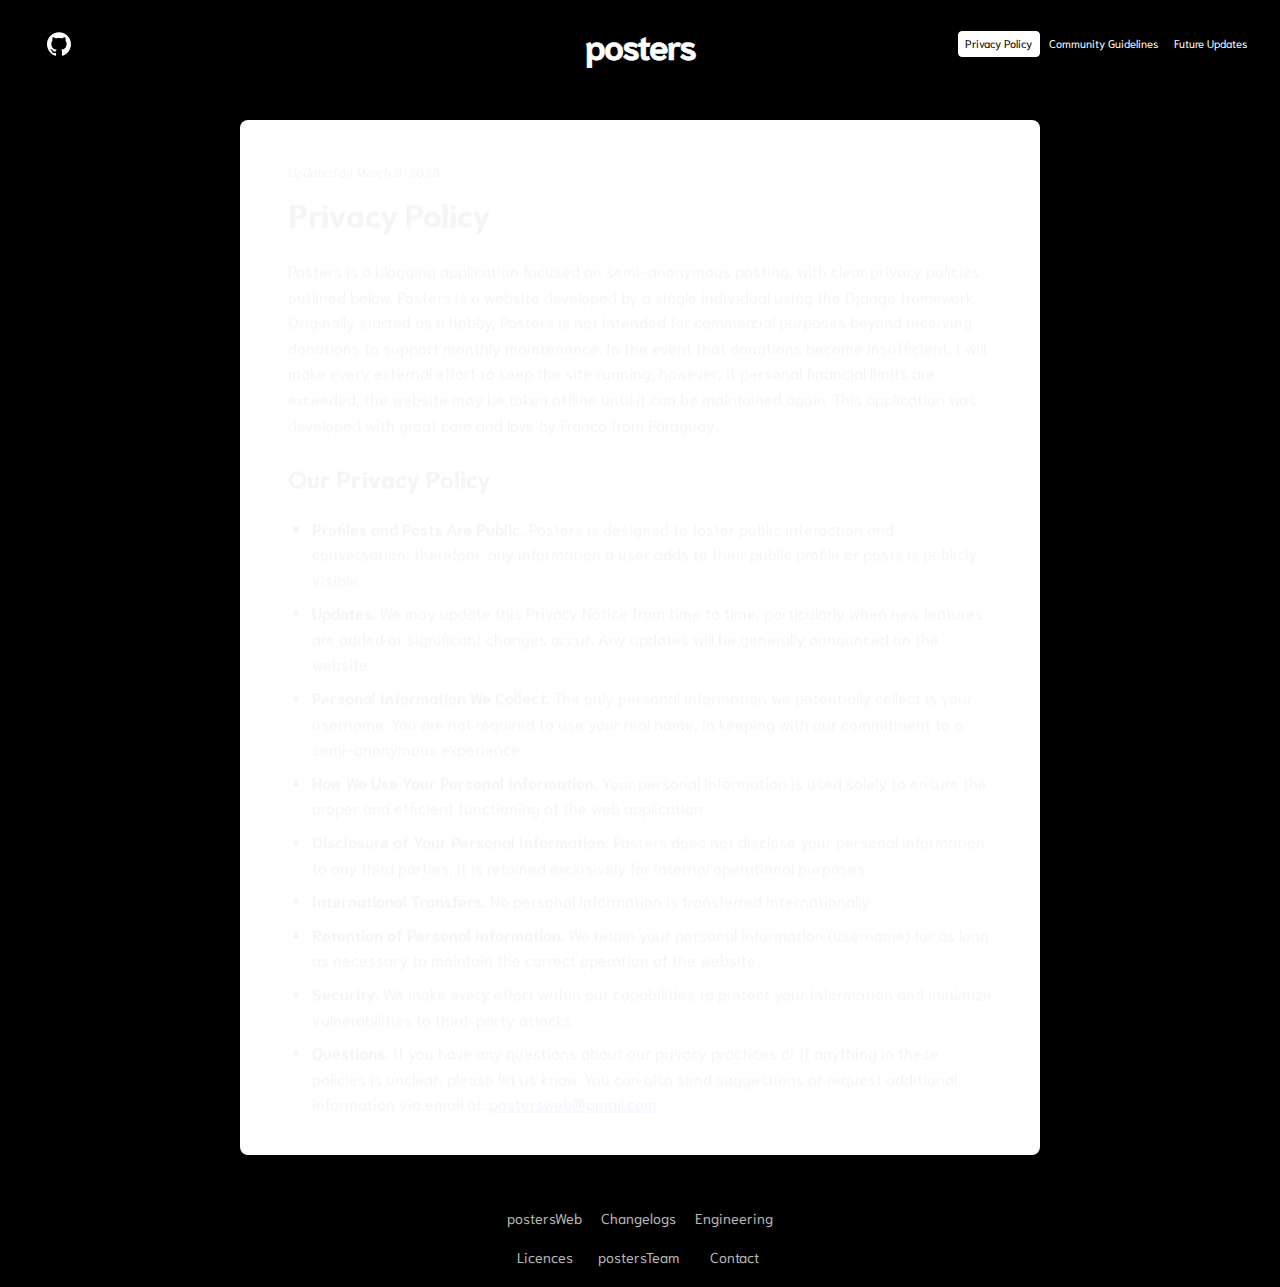
<file: index.html>
<!DOCTYPE html>
<html lang="en">
<head>
  <meta charset="UTF-8">
  <title>Redirecting...</title>
  <meta http-equiv="refresh" content="0; url=./Docs/PP.html">
  <style>
    body { background-color: #000; }
  </style>
</head>
<body>
</body>
</html>
</file>
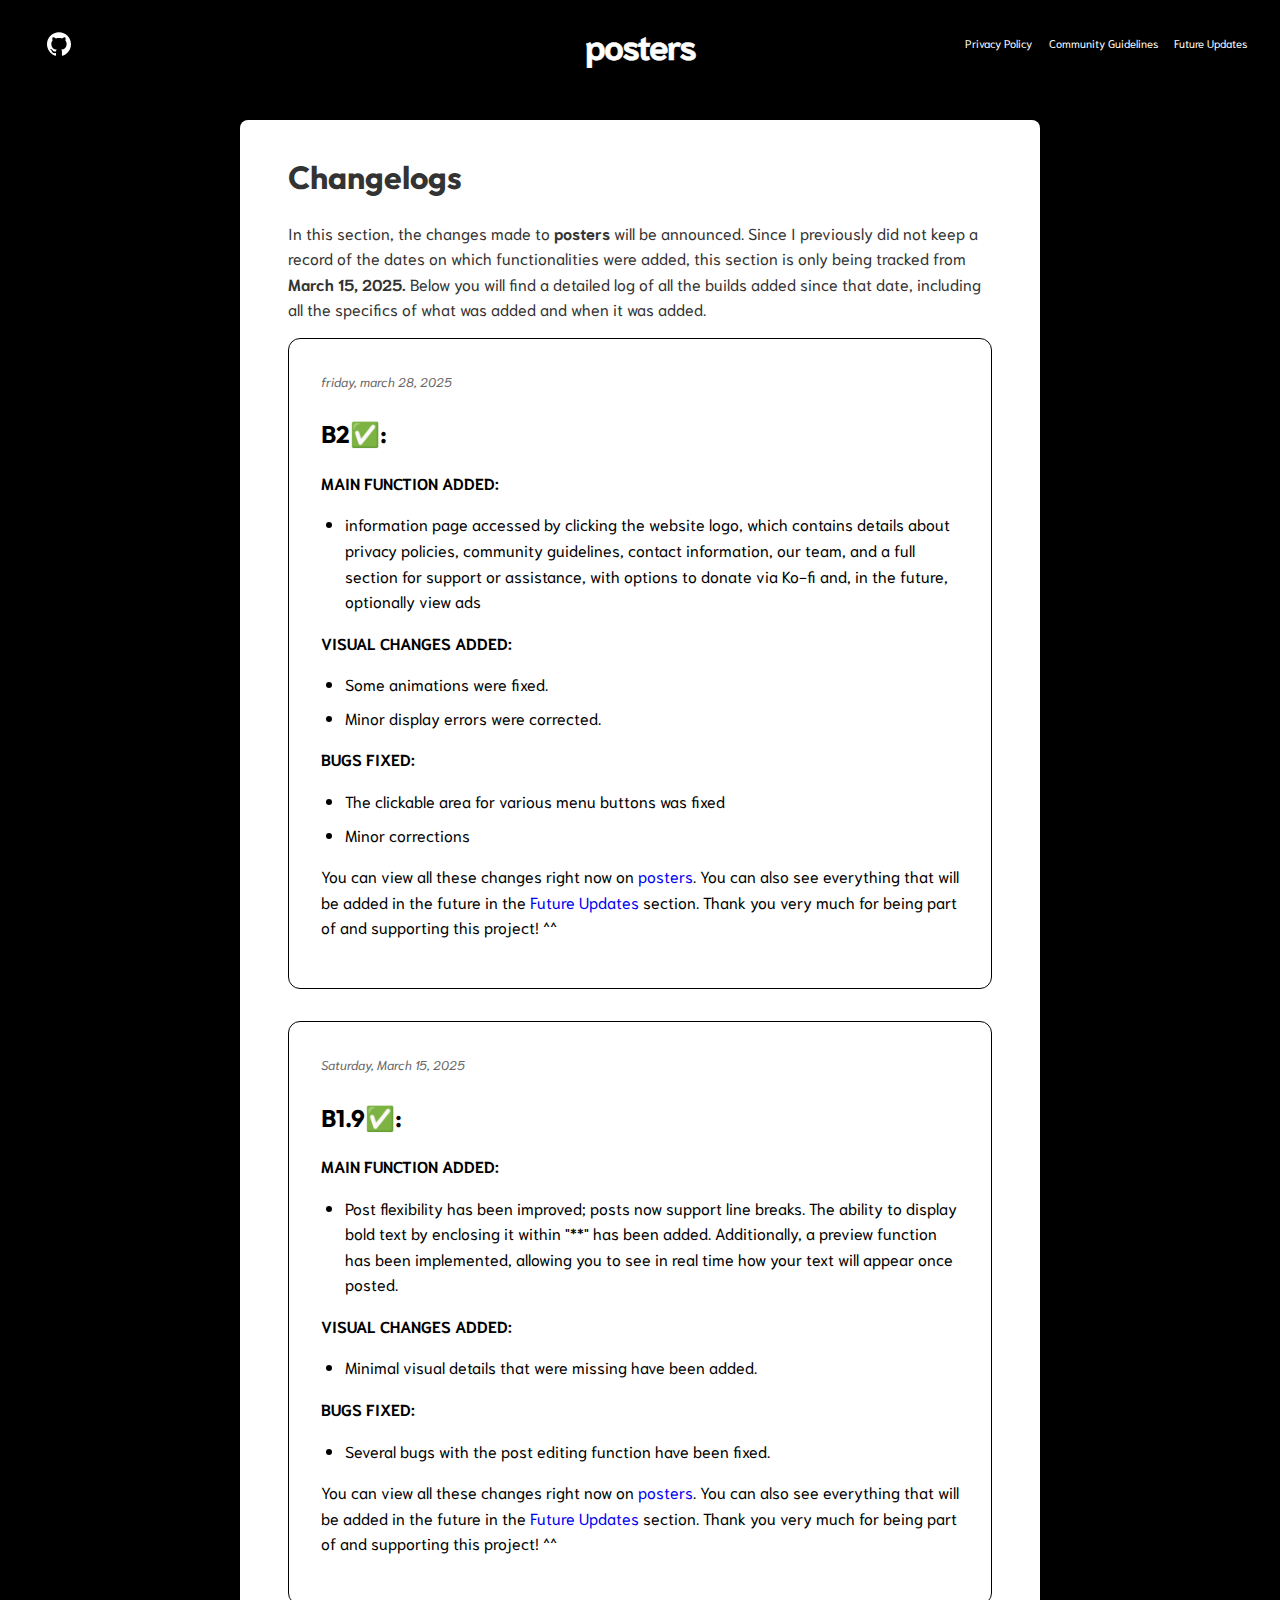
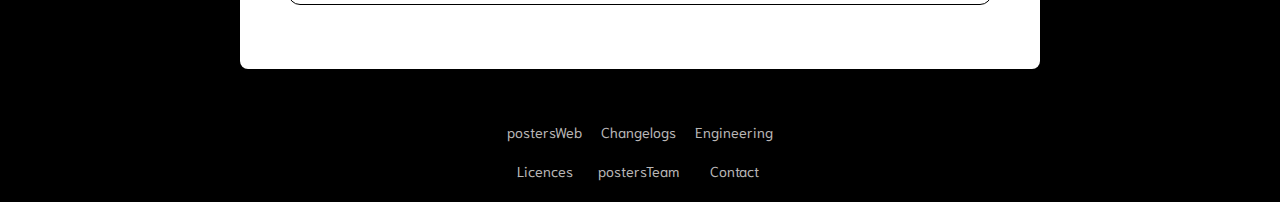
<file: Docs/CL.html>
<!DOCTYPE html>
<html lang="en">
<head>
  <meta charset="UTF-8">
  <meta name="viewport" content="width=device-width, initial-scale=1">
  <title>Posters - Changelogs</title>
  <link rel="preconnect" href="https://fonts.googleapis.com">
  <link rel="preconnect" href="https://fonts.gstatic.com" crossorigin>
  <link href="https://fonts.googleapis.com/css2?family=Konkhmer+Sleokchher&family=Niramit:ital,wght@0,200;0,300;0,400;0,500;0,600;0,700;1,200;1,300;1,400;1,500;1,600;1,700&family=Outfit:wght@100..900&display=swap" rel="stylesheet">
  <link rel="stylesheet" href="Common.css">
  <style>
    * { margin: 0; padding: 0; box-sizing: border-box; }
    html, body { height: 100%; }
    body {
      font-family: 'Niramit', sans-serif;
      background-color: #000;
      color: #333;
      line-height: 1.6;
      display: flex;
      flex-direction: column;
    }
    
    ::-webkit-scrollbar { width: 5px; }   
    ::-webkit-scrollbar-track { background: black; }
    ::-webkit-scrollbar-thumb { background: #333; border-radius: 5px; }
    
    .content {
      flex: 1;
      max-width: 800px;
      width: 100%;
      margin: 2rem auto;
      padding: 0 1rem;
      background-color: #fff;
      border-radius: 8px;
      box-shadow: 0 2px 8px rgba(0,0,0,0.1);
      z-index: 1;
    }
    
    .update-date {
      font-size: 0.8rem;
      color: #333;
      margin-bottom: 0.5rem;
      font-style: italic;
    }
    
    section { padding: 2rem; animation: fadeIn 0.5s ease; }
    h1 { margin-bottom: 1rem; font-family: 'Outfit', sans-serif; }
    h2 { margin: 1.5rem 0 1rem; font-family: 'Outfit', sans-serif; }
    p { margin-bottom: 1rem; text-align: left; }
    ol, ul { margin-left: 1.5rem; margin-bottom: 1rem; }
    li { margin-bottom: 0.5rem; }
    @keyframes fadeIn {
      from { opacity: 0; transform: translateY(10px); }
      to { opacity: 1; transform: translateY(0); }
    }
    
    .kofi-nav-container {
        display: flex;
        justify-content: center;
        margin-top: -0.45rem;
    }
    @media (max-width: 1280px) and (min-width: 1093px) {
      nav.desktop-nav { gap: 0.1rem; margin-right: -0.5rem; }
      nav.desktop-nav a { font-size: 0.7rem; padding: 0.2rem 0.4rem; }
      .header-title { font-size: 2.2rem; }
    }
    @media (max-width: 1120px) {
      header { grid-template-columns: 1fr auto 1fr; padding: 1rem; }
      .header-title { font-size: 1.5rem; }
      nav.desktop-nav { display: none; }
      .mobile-menu-toggle { display: block; }
      .content { margin-top: 1rem; width: 85%; }
      .mobile-menu-toggle.active .bar:nth-child(1) { transform: rotate(-45deg) translate(-5px, 6px); }
      .mobile-menu-toggle.active .bar:nth-child(2) { opacity: 0; }
      .mobile-menu-toggle.active .bar:nth-child(3) { transform: rotate(45deg) translate(-5px, -6px); }
      h1 { font-size: 2rem; }
      .footer-links a {
        font-size: 0.75rem;
      }
    }
    
    .kofi-mobile-container {
        display: flex;
        justify-content: center;
        align-items: center;
        padding: 0.5rem;
    }
    .kofi-mobile-container iframe {
        transform: scale(0.8);
        transform-origin: center;
        margin: -10px 0;
    }
    .kofi-mobile-container iframe[src*="ko-fi.com"] {
        background: transparent !important;
    }
    
    .changelog-entry {
        border-radius: 12px;
        border: 1px solid #000000;
        color: #000;
        padding: 2rem;
        margin-bottom: 2rem;
    }
    
    .changelog-entry .update-date {
        margin-top: 0;
        margin-bottom: 1rem;
        color: #666;
    }
    
    @media (max-width: 768px) {
      .changelog-entry {
         padding: 1rem;
         margin-bottom: 1.5rem;
      }

      .changelog-entry p {
        font-size: 0.75rem;
      }
    }
  </style>
</head>
<body>
  <header>
    <a href="https://github.com/Postersweb" class="header-left" target="_blank">
      <button class="button">
        <svg width="24" height="24" viewBox="0 0 24 24" fill="none" xmlns="http://www.w3.org/2000/svg">
          <path d="M12 0.296997C5.37 0.296997 0 5.67 0 12.297C0 17.6 3.438 22.097 8.205 23.682C8.805 23.795 9.025 23.424 9.025 23.105C9.025 22.82 9.015 22.065 9.01 21.065C5.672 21.789 4.968 19.455 4.968 19.455C4.422 18.07 3.633 17.7 3.633 17.7C2.546 16.956 3.717 16.971 3.717 16.971C4.922 17.055 5.555 18.207 5.555 18.207C6.625 20.042 8.364 19.512 9.05 19.205C9.158 18.429 9.467 17.9 9.81 17.6C7.145 17.3 4.344 16.268 4.344 11.67C4.344 10.36 4.809 9.29 5.579 8.45C5.444 8.147 5.039 6.927 5.684 5.274C5.684 5.274 6.689 4.952 8.984 6.504C9.944 6.237 10.964 6.105 11.984 6.099C13.004 6.105 14.024 6.237 14.984 6.504C17.264 4.952 18.269 5.274 18.269 5.274C18.914 6.927 18.509 8.147 18.389 8.45C19.154 9.29 19.619 10.36 19.619 11.67C19.619 16.28 16.814 17.295 14.144 17.59C14.564 17.95 14.954 18.686 14.954 19.81C14.954 21.416 14.939 22.706 14.939 23.096C14.939 23.411 15.149 23.786 15.764 23.666C20.565 22.092 24 17.592 24 12.297C24 5.67 18.627 0.296997 12 0.296997Z" fill="white"></path>
        </svg>
      </button>
    </a>
    <div class="header-title">posters</div>
    <div class="header-right">
      <nav class="desktop-nav">
        <a href="PP.html" class="menu-item" data-target="privacy">Privacy Policy</a>
        <a href="NC.html" class="menu-item" data-target="Guidelines">Community Guidelines</a>
        <a href="FA.html" class="menu-item" data-target="updates">Future Updates</a>
        <div class="kofi-nav-container">
          <script type='text/javascript' src='https://storage.ko-fi.com/cdn/widget/Widget_2.js'></script>
          <script type='text/javascript'>
            kofiwidget2.init('Support on Ko-fi', '#000000', 'V7V71BK8G4');
            kofiwidget2.draw();
          </script>
        </div>
      </nav>
      <button id="menu-toggle" class="mobile-menu-toggle">
        <span class="bar"></span>
        <span class="bar"></span>
        <span class="bar"></span>
      </button>
    </div>
  </header>
  <nav class="mobile-nav" id="mobile-nav">
    <a href="PP.html" class="menu-item" data-target="privacy">Privacy Policy</a>
    <a href="NC.html" class="menu-item" data-target="Guidelines">Community Guidelines</a>
    <a href="FA.html" class="menu-item" data-target="updates">Future Updates</a>
    <div class="kofi-mobile-container">
      <script type='text/javascript' src='https://storage.ko-fi.com/cdn/widget/Widget_2.js'></script>
      <script type='text/javascript'>
        kofiwidget2.init('Support on Ko-fi', '#000000', 'V7V71BK8G4');
        kofiwidget2.draw();
      </script>
    </div>
  </nav>
  <div class="content">
    <section id="updates" class="active">
      <h1>Changelogs</h1>
      <p>In this section, the changes made to <strong>posters</strong> will be announced. Since I previously did not keep a record of the dates on which functionalities were added, this section is only being tracked from <strong>March 15, 2025.</strong> Below you will find a detailed log of all the builds added since that date, including all the specifics of what was added and when it was added.</p>

      <div class="changelog-entry">
        <p class="update-date">friday, march 28, 2025</p>
        <h2>B2✅:</h2>
        
        <p><strong>MAIN FUNCTION ADDED:</strong></p>
        <ul>
          <li>information page accessed by clicking the website logo, which contains details about privacy policies, community guidelines, contact information, our team, and a full section for support or assistance, with options to donate via Ko-fi and, in the future, optionally view ads</li>
        </ul>
        
        <p><strong>VISUAL CHANGES ADDED:</strong></p>
        <ul>
          <li>Some animations were fixed. </li>
          <li>Minor display errors were corrected. </li>
        </ul>
        
        <p><strong>BUGS FIXED:</strong></p>
        <ul>
          <li>The clickable area for various menu buttons was fixed </li>
          <li>Minor corrections </li>
        </ul>
        
        <p>
          You can view all these changes right now on <a href="https://ko-fi.com/frankito" target="_blank" style="text-decoration: none;">posters</a>. You can also see everything that will be added in the future in the <a href="FA.html" target="_blank" style="text-decoration: none;">Future Updates</a> section. Thank you very much for being part of and supporting this project! ^^
        </p>
      </div>

      
      <div class="changelog-entry">
        <p class="update-date">Saturday, March 15, 2025</p>
        <h2>B1.9✅:</h2>
        
        <p><strong>MAIN FUNCTION ADDED:</strong></p>
        <ul>
          <li>Post flexibility has been improved; posts now support line breaks. The ability to display bold text by enclosing it within "**" has been added. Additionally, a preview function has been implemented, allowing you to see in real time how your text will appear once posted.</li>
        </ul>
        
        <p><strong>VISUAL CHANGES ADDED:</strong></p>
        <ul>
          <li>Minimal visual details that were missing have been added. </li>
        </ul>
        
        <p><strong>BUGS FIXED:</strong></p>
        <ul>
          <li>Several bugs with the post editing function have been fixed.</li>
        </ul>
        
        <p>
          You can view all these changes right now on <a href="https://ko-fi.com/frankito" target="_blank" style="text-decoration: none;">posters</a>. You can also see everything that will be added in the future in the <a href="FA.html" target="_blank" style="text-decoration: none;">Future Updates</a> section. Thank you very much for being part of and supporting this project! ^^
        </p>
      </div>

    </section>
  </div>
  <footer>
    <div class="footer-inner">
      <div class="footer-links">
        <a href="PO.html">postersWeb</a>
        <a href="CL.html">Changelogs</a>
        <a href="EN.html">Engineering</a>
        <a href="LI.html">Licences</a>
        <a href="TE.html">postersTeam</a>
        <a href="CT.html">Contact</a>
      </div>
    </div>
  </footer>
  <script src="MobileNav.js"></script>
</body>
</html>
</file>
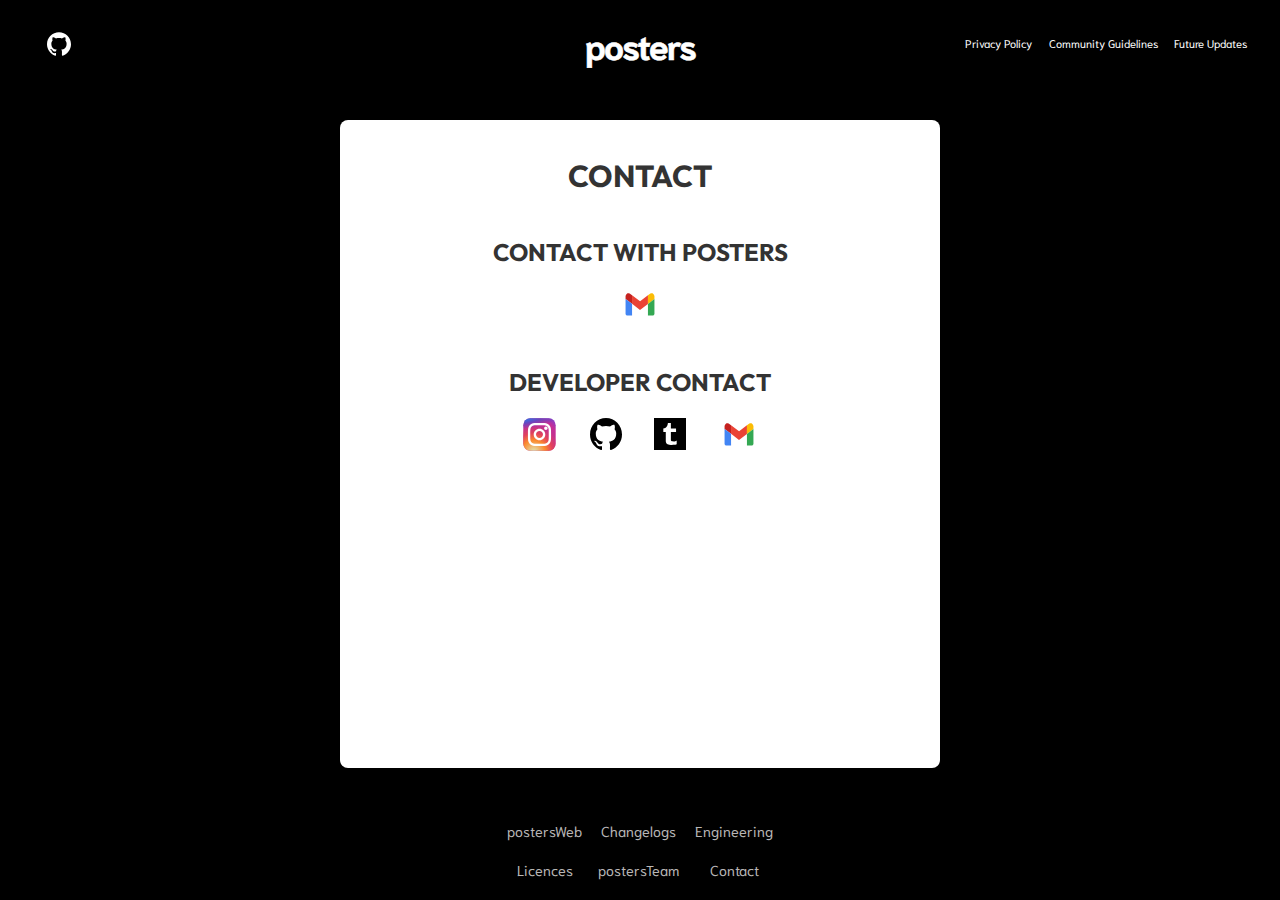
<file: Docs/CT.html>
<!DOCTYPE html>
<html lang="en">
<head>
  <meta charset="UTF-8">
  <meta name="viewport" content="width=device-width, initial-scale=1">
  <title>Posters - Contact</title>
  <link rel="preconnect" href="https://fonts.googleapis.com">
  <link rel="preconnect" href="https://fonts.gstatic.com" crossorigin>
  <link href="https://fonts.googleapis.com/css2?family=Konkhmer+Sleokchher&family=Niramit:ital,wght@0,200;0,300;0,400;0,500;0,600;0,700;1,200;1,300;1,400;1,500;1,600;1,700&family=Outfit:wght@100..900&display=swap" rel="stylesheet">
  <link rel="stylesheet" href="Common.css">
  <style>
    * { margin: 0; padding: 0; box-sizing: border-box; }
    html, body { height: 100%; }
    body {
      font-family: 'Niramit', sans-serif;
      background-color: #000;
      color: #333;
      line-height: 1.6;
      display: flex;
      flex-direction: column;
    }

    ::-webkit-scrollbar { width: 5px; }   
    ::-webkit-scrollbar-track { background: black; }
    ::-webkit-scrollbar-thumb { background: #333; border-radius: 5px; }
    
    .content {
      flex: 1;
      max-width: 600px;
      width: 100%;
      margin: 2rem auto;
      padding: 0 1rem;
      background-color: #fff;
      border-radius: 8px;
      box-shadow: 0 2px 8px rgba(0,0,0,0.1);
      z-index: 1;
    }
    section { padding: 2rem; animation: fadeIn 0.5s ease; }

    h1 { margin-bottom: 1rem; font-family: 'Outfit', sans-serif; font-size: 1.9rem; text-align: center;}
    h2 { margin: 2rem 0 1rem; font-family: 'Outfit', sans-serif; }
    p { margin-bottom: 13rem; text-align: center; }
    ul { margin-left: 1.5rem; margin-bottom: 1rem; }
    li { margin-bottom: 1.5rem; }
    @keyframes fadeIn {
      from { opacity: 0; transform: translateY(10px); }
      to { opacity: 1; transform: translateY(0); }
    }
    .kofi-nav-container {
        display: flex;
        justify-content: center;
        margin-top: -0.45rem;
    }

    .contact-item {
      white-space: nowrap;
    }

    .icon-container {
      display: flex;
      justify-content: center;
      gap: 2rem;
      margin-top: 1rem;
    }

    .social-icon img {
      width: 32px;
      height: 32px;
      transition: transform 0.3s ease;
    }	
    .email-icon img {
      width: 42px;
      height: 42px;
      margin-top: -3.5px;
      transition: transform 0.3s ease;
    }

    .social-icon img[alt="Instagram"] {
      width: 37px;
      height: 37px;
      margin-top: -1.5px;
    }

    .social-icon:hover img,
    .email-icon:hover img {
      transform: scale(1.2);
    }
    
    @media (max-width: 1280px) and (min-width: 1093px) {
      nav.desktop-nav { gap: 0.1rem; margin-right: -0.5rem; }
      nav.desktop-nav a { font-size: 0.7rem; padding: 0.2rem 0.4rem; }
      .header-title { font-size: 2.2rem; }
    }
    
    @media (max-width: 1120px) {
      header { grid-template-columns: 1fr auto 1fr; padding: 1rem; }
      .header-title { font-size: 1.5rem; }
      nav.desktop-nav { display: none; }
      .mobile-menu-toggle { display: block; }
      .content { margin-top: 1rem; width: 85%; }
      .mobile-menu-toggle.active .bar:nth-child(1) { transform: rotate(-45deg) translate(-5px, 6px); }
      .mobile-menu-toggle.active .bar:nth-child(2) { opacity: 0; }
      .mobile-menu-toggle.active .bar:nth-child(3) { transform: rotate(45deg) translate(-5px, -6px); }
      h1 { font-size: 2rem; }
      h2 { font-size: 1rem; }
      .contact-item {
        font-size: 0.65rem;
      }
      .footer-links a {
        font-size: 0.75rem;
      }

      .social-icon img {
        width: 28px;
        height: 28px;
        transition: transform 0.3s ease;
      }	
      .email-icon img {
        width: 38px;
        height: 38px;
        margin-top: -3.5px;
        transition: transform 0.3s ease;
      }

      .social-icon img[alt="Instagram"] {
        width: 33px;
        height: 33px;
        margin-top: -1.5px;
      }
    }

    .kofi-mobile-container {
        display: flex;
        justify-content: center;
        align-items: center;
        padding: 0.5rem;
    }
    .kofi-mobile-container iframe {
        transform: scale(0.8);
        transform-origin: center;
        margin: -10px 0;
    }
    .kofi-mobile-container iframe[src*="ko-fi.com"] {
        background: transparent !important;
    }

    .contact-link {
    color: #0066cc;
    text-decoration: none;
    transition: color 0.3s ease;
    }

    .contact-link:hover {
      color: #003366;
      text-decoration: underline;
    }

    .contact-section {
      text-align: center;
      margin: 2rem 0;
    }



  </style>
</head>
<body>
  <header>
    <a href="https://github.com/Postersweb" class="header-left" target="_blank">
      <button class="button">
        <svg width="24" height="24" viewBox="0 0 24 24" fill="none" xmlns="http://www.w3.org/2000/svg">
          <path d="M12 0.296997C5.37 0.296997 0 5.67 0 12.297C0 17.6 3.438 22.097 8.205 23.682C8.805 23.795 9.025 23.424 9.025 23.105C9.025 22.82 9.015 22.065 9.01 21.065C5.672 21.789 4.968 19.455 4.968 19.455C4.422 18.07 3.633 17.7 3.633 17.7C2.546 16.956 3.717 16.971 3.717 16.971C4.922 17.055 5.555 18.207 5.555 18.207C6.625 20.042 8.364 19.512 9.05 19.205C9.158 18.429 9.467 17.9 9.81 17.6C7.145 17.3 4.344 16.268 4.344 11.67C4.344 10.36 4.809 9.29 5.579 8.45C5.444 8.147 5.039 6.927 5.684 5.274C5.684 5.274 6.689 4.952 8.984 6.504C9.944 6.237 10.964 6.105 11.984 6.099C13.004 6.105 14.024 6.237 14.984 6.504C17.264 4.952 18.269 5.274 18.269 5.274C18.914 6.927 18.509 8.147 18.389 8.45C19.154 9.29 19.619 10.36 19.619 11.67C19.619 16.28 16.814 17.295 14.144 17.59C14.564 17.95 14.954 18.686 14.954 19.81C14.954 21.416 14.939 22.706 14.939 23.096C14.939 23.411 15.149 23.786 15.764 23.666C20.565 22.092 24 17.592 24 12.297C24 5.67 18.627 0.296997 12 0.296997Z" fill="white"></path>
        </svg>
      </button>
    </a>
    <div class="header-title">posters</div>
    <div class="header-right">
      <nav class="desktop-nav">
        <a href="PP.html" class="menu-item" data-target="privacy">Privacy Policy</a>
        <a href="NC.html" class="menu-item" data-target="Guidelines">Community Guidelines</a>
        <a href="FA.html" class="menu-item" data-target="updates">Future Updates</a>
        <div class="kofi-nav-container">
          <script type='text/javascript' src='https://storage.ko-fi.com/cdn/widget/Widget_2.js'></script>
          <script type='text/javascript'>kofiwidget2.init('Support on Ko-fi', '#000000', 'V7V71BK8G4');kofiwidget2.draw();</script> 
        </div>
      </nav>
      <button id="menu-toggle" class="mobile-menu-toggle">
        <span class="bar"></span>
        <span class="bar"></span>
        <span class="bar"></span>
      </button>
    </div>
  </header>
  <nav class="mobile-nav" id="mobile-nav">
    <a href="PP.html" class="menu-item" data-target="privacy">Privacy Policy</a>
    <a href="NC.html" class="menu-item" data-target="Guidelines">Community Guidelines</a>
    <a href="FA.html" class="menu-item" data-target="updates">Future Updates</a>
    <div class="kofi-mobile-container">
      <script type='text/javascript' src='https://storage.ko-fi.com/cdn/widget/Widget_2.js'></script>
      <script type='text/javascript'>kofiwidget2.init('Support on Ko-fi', '#000000', 'V7V71BK8G4');kofiwidget2.draw();</script> 
    </div>
  </nav>
  <div class="content">
    <section id="privacy" class="active">
      <h1>CONTACT</h1>
      <div class="contact-section">
        <h2>CONTACT WITH POSTERS</h2>
        <div class="icon-container">
          <a href="mailto:postersweb@gmail.com" class="contact-link email-icon">
            <img src="../media/gmail.svg" alt="Email">
          </a>
        </div>
      </div>
      
      <div class="contact-section">
        <h2>DEVELOPER CONTACT</h2>
        <div class="icon-container">
          <a href="https://www.instagram.com/fffranqo/" class="contact-link social-icon" target="_blank">
            <img src="../media/instagramsvg.svg" alt="Instagram">
          </a>
          <a href="https://github.com/ilaxi" class="contact-link social-icon" target="_blank">
            <img src="../media/github.svg" alt="GitHub">
          </a>
          <a href="https://www.tumblr.com/blog/fraanko" class="contact-link social-icon" target="_blank">
            <img src="../media/tumblr.svg" alt="Tumblr">
          </a>
          <a href="mailto:francoaayal@gmail.com" class="contact-link email-icon">
            <img src="../media/gmail.svg" alt="Email">
          </a>
        </div>
      </div>
    </section>
  </div>
  <div class="footer-inner">
    <footer>
      <div class="footer-links">
        <a href="PO.html">postersWeb</a>
        <a href="CL.html">Changelogs</a>
        <a href="EN.html">Engineering</a>
        <a href="LI.html">Licences</a>
        <a href="TE.html">postersTeam</a>
        <a href="CT.html">Contact</a>
      </div>
    </footer>
  </div>
  <script src="MobileNav.js"></script>
</body>
</html>
</file>
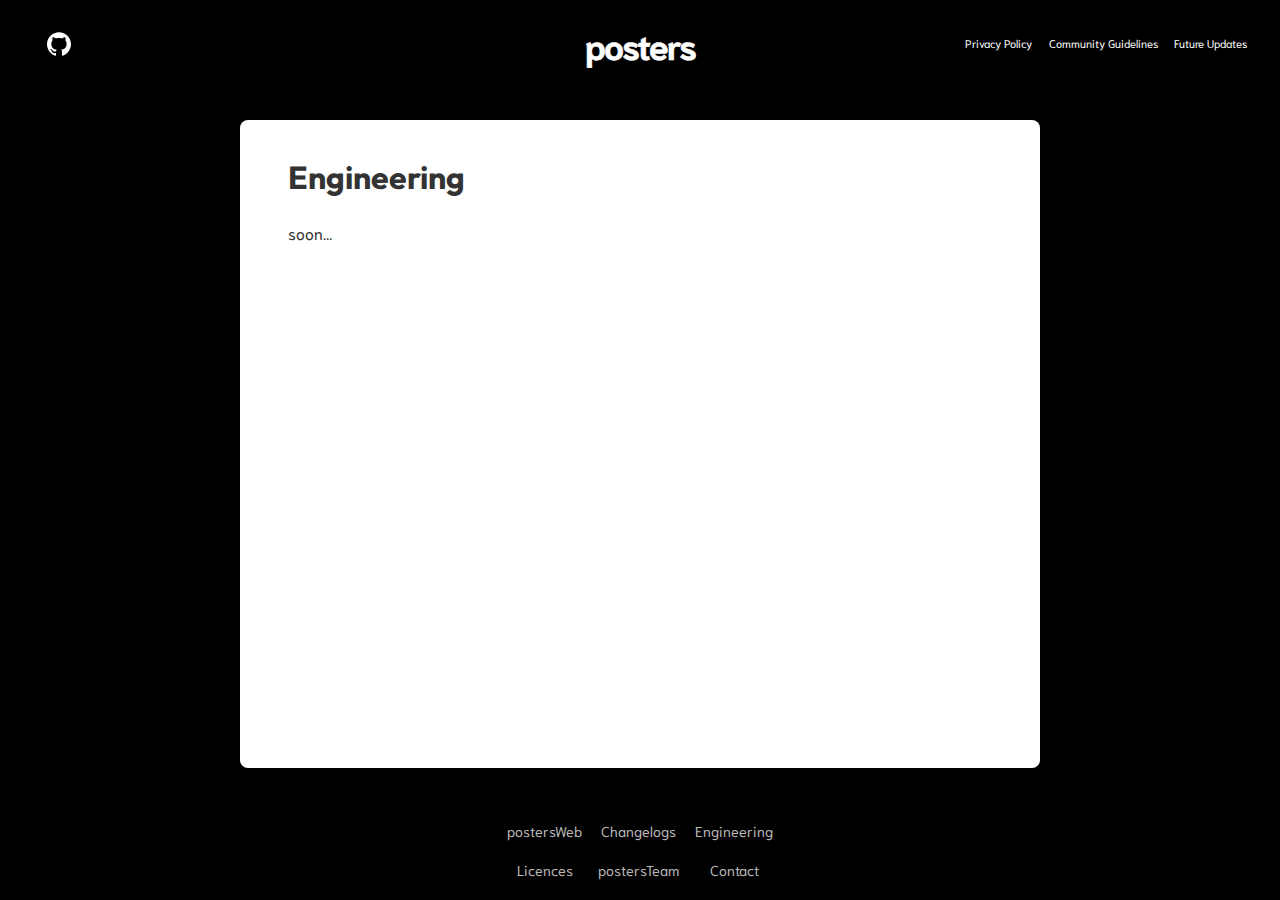
<file: Docs/EN.html>
<!DOCTYPE html>
<html lang="en">
<head>
  <meta charset="UTF-8">
  <meta name="viewport" content="width=device-width, initial-scale=1">
  <title>Soooon...</title>
  <link rel="preconnect" href="https://fonts.googleapis.com">
  <link rel="preconnect" href="https://fonts.gstatic.com" crossorigin>
  <link href="https://fonts.googleapis.com/css2?family=Konkhmer+Sleokchher&family=Niramit:ital,wght@0,200;0,300;0,400;0,500;0,600;0,700;1,200;1,300;1,400;1,500;1,600;1,700&family=Outfit:wght@100..900&display=swap" rel="stylesheet">
  <link rel="stylesheet" href="Common.css">
  <style>
    * { margin: 0; padding: 0; box-sizing: border-box; }
    html, body { height: 100%; }
    body {
      font-family: 'Niramit', sans-serif;
      background-color: #000;
      color: #333;
      line-height: 1.6;
      display: flex;
      flex-direction: column;
    }
    
    ::-webkit-scrollbar { width: 5px; }   
    ::-webkit-scrollbar-track { background: black; }
    ::-webkit-scrollbar-thumb { background: #333; border-radius: 5px; }
    
    .content {
      flex: 1;
      max-width: 800px;
      width: 100%;
      margin: 2rem auto;
      padding: 0 1rem;
      background-color: #fff;
      border-radius: 8px;
      box-shadow: 0 2px 8px rgba(0,0,0,0.1);
      z-index: 1;
    }
    
    section { padding: 2rem; animation: fadeIn 0.5s ease; }
    h1 { margin-bottom: 1rem; font-family: 'Outfit', sans-serif; }
    h2 { margin: 1.5rem 0 1rem; font-family: 'Outfit', sans-serif; }
    p { margin-bottom: 1rem; text-align: left; }
    ol, ul { margin-left: 1.5rem; margin-bottom: 1rem; }
    li { margin-bottom: 0.5rem; }
    @keyframes fadeIn {
      from { opacity: 0; transform: translateY(10px); }
      to { opacity: 1; transform: translateY(0); }
    }
    
    .kofi-nav-container {
        display: flex;
        justify-content: center;
        margin-top: -0.45rem;
    }
    @media (max-width: 1280px) and (min-width: 1093px) {
      nav.desktop-nav { gap: 0.1rem; margin-right: -0.5rem; }
      nav.desktop-nav a { font-size: 0.7rem; padding: 0.2rem 0.4rem; }
      .header-title { font-size: 2.2rem; }
    }
    @media (max-width: 1120px) {
      header { grid-template-columns: 1fr auto 1fr; padding: 1rem; }
      .header-title { font-size: 1.5rem; }
      nav.desktop-nav { display: none; }
      .mobile-menu-toggle { display: block; }
      .content { margin-top: 1rem; width: 85%; }
      .mobile-menu-toggle.active .bar:nth-child(1) { transform: rotate(-45deg) translate(-5px, 6px); }
      .mobile-menu-toggle.active .bar:nth-child(2) { opacity: 0; }
      .mobile-menu-toggle.active .bar:nth-child(3) { transform: rotate(45deg) translate(-5px, -6px); }
      h1 { font-size: 2rem; }
      .footer-links a {
        font-size: 0.75rem;
      }
    }
    
    .kofi-mobile-container {
        display: flex;
        justify-content: center;
        align-items: center;
        padding: 0.5rem;
    }
    .kofi-mobile-container iframe {
        transform: scale(0.8);
        transform-origin: center;
        margin: -10px 0;
    }
    .kofi-mobile-container iframe[src*="ko-fi.com"] {
        background: transparent !important;
    }
    
    
  </style>
</head>
<body>
  <header>
    <a href="https://github.com/Postersweb" class="header-left" target="_blank">
      <button class="button">
        <svg width="24" height="24" viewBox="0 0 24 24" fill="none" xmlns="http://www.w3.org/2000/svg">
          <path d="M12 0.296997C5.37 0.296997 0 5.67 0 12.297C0 17.6 3.438 22.097 8.205 23.682C8.805 23.795 9.025 23.424 9.025 23.105C9.025 22.82 9.015 22.065 9.01 21.065C5.672 21.789 4.968 19.455 4.968 19.455C4.422 18.07 3.633 17.7 3.633 17.7C2.546 16.956 3.717 16.971 3.717 16.971C4.922 17.055 5.555 18.207 5.555 18.207C6.625 20.042 8.364 19.512 9.05 19.205C9.158 18.429 9.467 17.9 9.81 17.6C7.145 17.3 4.344 16.268 4.344 11.67C4.344 10.36 4.809 9.29 5.579 8.45C5.444 8.147 5.039 6.927 5.684 5.274C5.684 5.274 6.689 4.952 8.984 6.504C9.944 6.237 10.964 6.105 11.984 6.099C13.004 6.105 14.024 6.237 14.984 6.504C17.264 4.952 18.269 5.274 18.269 5.274C18.914 6.927 18.509 8.147 18.389 8.45C19.154 9.29 19.619 10.36 19.619 11.67C19.619 16.28 16.814 17.295 14.144 17.59C14.564 17.95 14.954 18.686 14.954 19.81C14.954 21.416 14.939 22.706 14.939 23.096C14.939 23.411 15.149 23.786 15.764 23.666C20.565 22.092 24 17.592 24 12.297C24 5.67 18.627 0.296997 12 0.296997Z" fill="white"></path>
        </svg>
      </button>
    </a>
    <div class="header-title">posters</div>
    <div class="header-right">
      <nav class="desktop-nav">
        <a href="PP.html" class="menu-item" data-target="privacy">Privacy Policy</a>
        <a href="NC.html" class="menu-item" data-target="Guidelines">Community Guidelines</a>
        <a href="FA.html" class="menu-item" data-target="updates">Future Updates</a>
        <div class="kofi-nav-container">
          <script type='text/javascript' src='https://storage.ko-fi.com/cdn/widget/Widget_2.js'></script>
          <script type='text/javascript'>
            kofiwidget2.init('Support on Ko-fi', '#000000', 'V7V71BK8G4');
            kofiwidget2.draw();
          </script>
        </div>
      </nav>
      <button id="menu-toggle" class="mobile-menu-toggle">
        <span class="bar"></span>
        <span class="bar"></span>
        <span class="bar"></span>
      </button>
    </div>
  </header>
  <nav class="mobile-nav" id="mobile-nav">
    <a href="PP.html" class="menu-item" data-target="privacy">Privacy Policy</a>
    <a href="NC.html" class="menu-item" data-target="Guidelines">Community Guidelines</a>
    <a href="FA.html" class="menu-item" data-target="updates">Future Updates</a>
    <div class="kofi-mobile-container">
      <script type='text/javascript' src='https://storage.ko-fi.com/cdn/widget/Widget_2.js'></script>
      <script type='text/javascript'>
        kofiwidget2.init('Support on Ko-fi', '#000000', 'V7V71BK8G4');
        kofiwidget2.draw();
      </script>
    </div>
  </nav>
  <div class="content">
    <section id="updates" class="active">
      <h1>Engineering</h1>
      <p>soon...</p>
      </div>
    </section>
  </div>
  <footer>
    <div class="footer-inner">
      <div class="footer-links">
        <a href="PO.html">postersWeb</a>
        <a href="CL.html">Changelogs</a>
        <a href="EN.html">Engineering</a>
        <a href="LI.html">Licences</a>
        <a href="TE.html">postersTeam</a>
        <a href="CT.html">Contact</a>
      </div>
    </div>
  </footer>
  <script src="MobileNav.js"></script>
</body>
</html>
</file>
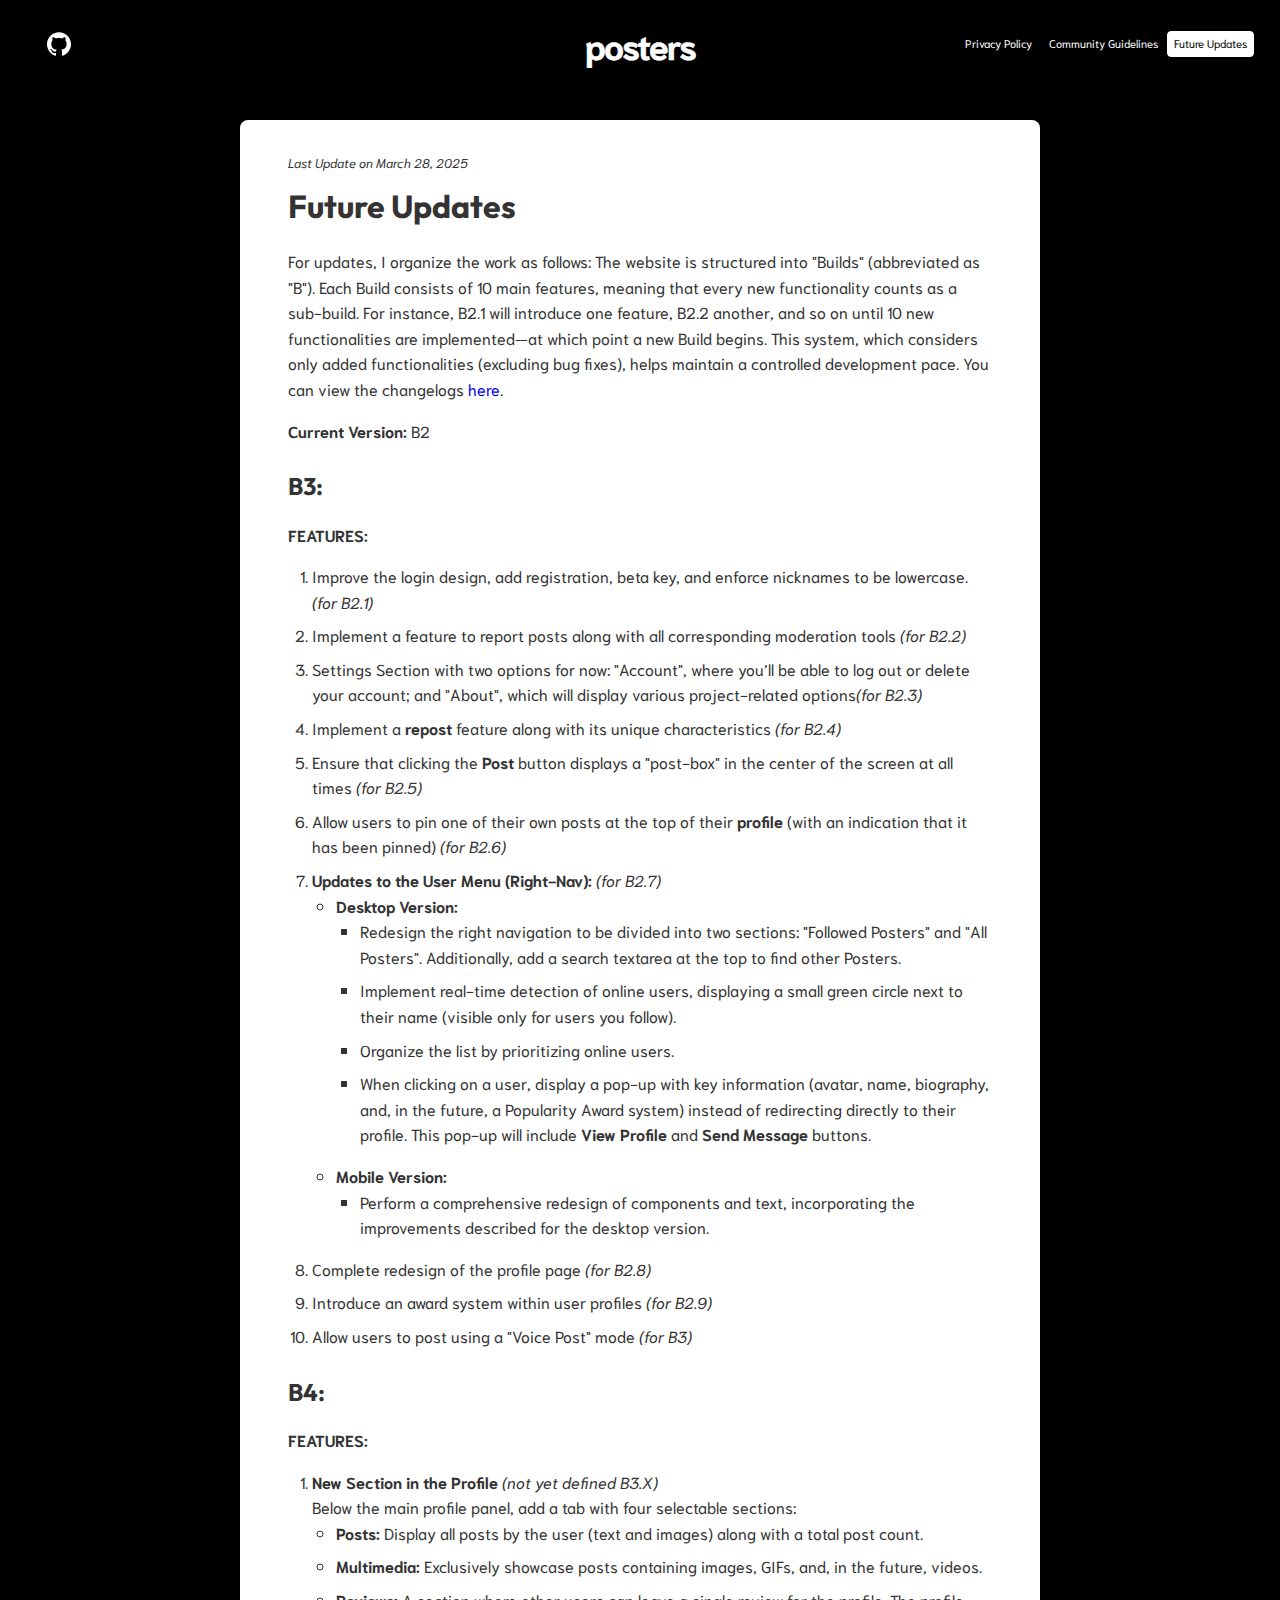
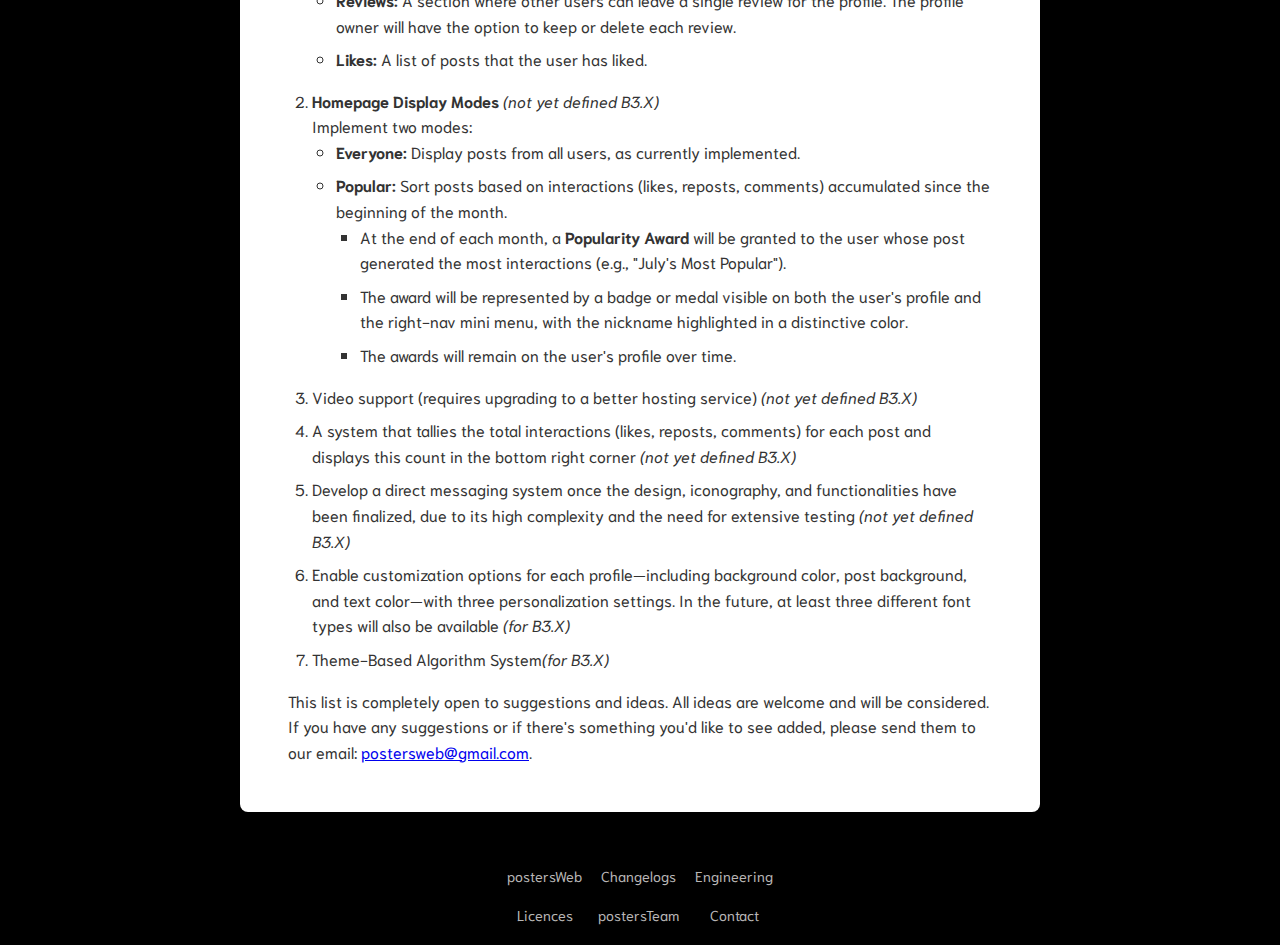
<file: Docs/FA.html>
<!DOCTYPE html>
<html lang="en">
<head>
  <meta charset="UTF-8">
  <meta name="viewport" content="width=device-width, initial-scale=1">
  <title>Posters - Future Updates</title>
  <link rel="preconnect" href="https://fonts.googleapis.com">
  <link rel="preconnect" href="https://fonts.gstatic.com" crossorigin>
  <link href="https://fonts.googleapis.com/css2?family=Konkhmer+Sleokchher&family=Niramit:ital,wght@0,200;0,300;0,400;0,500;0,600;0,700;1,200;1,300;1,400;1,500;1,600;1,700&family=Outfit:wght@100..900&display=swap" rel="stylesheet">
  <link rel="stylesheet" href="Common.css">
  <style>
    * { margin: 0; padding: 0; box-sizing: border-box; }
    html, body { height: 100%; }
    body {
      font-family: 'Niramit', sans-serif;
      background-color: #000;
      color: #333;
      line-height: 1.6;
      display: flex;
      flex-direction: column;
    }

    ::-webkit-scrollbar { width: 5px; }   
    ::-webkit-scrollbar-track { background: black; }
    ::-webkit-scrollbar-thumb { background: #333; border-radius: 5px; }

    .content {
      flex: 1;
      max-width: 800px;
      width: 100%;
      margin: 2rem auto;
      padding: 0 1rem;
      background-color: #fff;
      border-radius: 8px;
      box-shadow: 0 2px 8px rgba(0,0,0,0.1);
      z-index: 1;
    }

    .update-date {
      font-size: 0.8rem;
      color: #333;
      margin-bottom: 0.5rem;
      font-style: italic;
    }

    section { padding: 2rem; animation: fadeIn 0.5s ease; }
    h1 { margin-bottom: 1rem; font-family: 'Outfit', sans-serif; }
    h2 { margin: 1.5rem 0 1rem; font-family: 'Outfit', sans-serif; }
    p { margin-bottom: 1rem; text-align: left; }
    ol, ul { margin-left: 1.5rem; margin-bottom: 1rem; }
    li { margin-bottom: 0.5rem; }
    @keyframes fadeIn {
      from { opacity: 0; transform: translateY(10px); }
      to { opacity: 1; transform: translateY(0); }
    }

    .kofi-nav-container {
        display: flex;
        justify-content: center;
        margin-top: -0.45rem;
    }
    @media (max-width: 1280px) and (min-width: 1093px) {
      nav.desktop-nav { gap: 0.1rem; margin-right: -0.5rem; }
      nav.desktop-nav a { font-size: 0.7rem; padding: 0.2rem 0.4rem; }
      .header-title { font-size: 2.2rem; }
    }
    @media (max-width: 1120px) {
      header { grid-template-columns: 1fr auto 1fr; padding: 1rem; }
      .header-title { font-size: 1.5rem; }
      nav.desktop-nav { display: none; }
      .mobile-menu-toggle { display: block; }
      .content { margin-top: 1rem; width: 85%; }
      .mobile-menu-toggle.active .bar:nth-child(1) { transform: rotate(-45deg) translate(-5px, 6px); }
      .mobile-menu-toggle.active .bar:nth-child(2) { opacity: 0; }
      .mobile-menu-toggle.active .bar:nth-child(3) { transform: rotate(45deg) translate(-5px, -6px); }
      h1 { font-size: 1.5rem; }
      .footer-links a {
        font-size: 0.75rem;
      }
    }

    .kofi-mobile-container {
        display: flex;
        justify-content: center;
        align-items: center;
        padding: 0.5rem;
    }
    .kofi-mobile-container iframe {
        transform: scale(0.8);
        transform-origin: center;
        margin: -10px 0;
    }
    .kofi-mobile-container iframe[src*="ko-fi.com"] {
        background: transparent !important;
    }
  </style>
</head>
<body>
  <header>
    <a href="https://github.com/Postersweb" class="header-left" target="_blank">
      <button class="button">
        <svg width="24" height="24" viewBox="0 0 24 24" fill="none" xmlns="http://www.w3.org/2000/svg">
          <path d="M12 0.296997C5.37 0.296997 0 5.67 0 12.297C0 17.6 3.438 22.097 8.205 23.682C8.805 23.795 9.025 23.424 9.025 23.105C9.025 22.82 9.015 22.065 9.01 21.065C5.672 21.789 4.968 19.455 4.968 19.455C4.422 18.07 3.633 17.7 3.633 17.7C2.546 16.956 3.717 16.971 3.717 16.971C4.922 17.055 5.555 18.207 5.555 18.207C6.625 20.042 8.364 19.512 9.05 19.205C9.158 18.429 9.467 17.9 9.81 17.6C7.145 17.3 4.344 16.268 4.344 11.67C4.344 10.36 4.809 9.29 5.579 8.45C5.444 8.147 5.039 6.927 5.684 5.274C5.684 5.274 6.689 4.952 8.984 6.504C9.944 6.237 10.964 6.105 11.984 6.099C13.004 6.105 14.024 6.237 14.984 6.504C17.264 4.952 18.269 5.274 18.269 5.274C18.914 6.927 18.509 8.147 18.389 8.45C19.154 9.29 19.619 10.36 19.619 11.67C19.619 16.28 16.814 17.295 14.144 17.59C14.564 17.95 14.954 18.686 14.954 19.81C14.954 21.416 14.939 22.706 14.939 23.096C14.939 23.411 15.149 23.786 15.764 23.666C20.565 22.092 24 17.592 24 12.297C24 5.67 18.627 0.296997 12 0.296997Z" fill="white"></path>
        </svg>
      </button>
    </a>
    <div class="header-title">posters</div>
    <div class="header-right">
      <nav class="desktop-nav">
        <a href="PP.html" class="menu-item" data-target="privacy">Privacy Policy</a>
        <a href="NC.html" class="menu-item" data-target="Guidelines">Community Guidelines</a>
        <a href="FA.html" class="menu-item active" data-target="updates">Future Updates</a>
        <div class="kofi-nav-container">
          <script type='text/javascript' src='https://storage.ko-fi.com/cdn/widget/Widget_2.js'></script>
          <script type='text/javascript'>
            kofiwidget2.init('Support on Ko-fi', '#000000', 'V7V71BK8G4');
            kofiwidget2.draw();
          </script>
        </div>
      </nav>
      <button id="menu-toggle" class="mobile-menu-toggle">
        <span class="bar"></span>
        <span class="bar"></span>
        <span class="bar"></span>
      </button>
    </div>
  </header>
  <nav class="mobile-nav" id="mobile-nav">
    <a href="PP.html" class="menu-item" data-target="privacy">Privacy Policy</a>
    <a href="NC.html" class="menu-item" data-target="Guidelines">Community Guidelines</a>
    <a href="FA.html" class="menu-item active" data-target="updates">Future Updates</a>
    <div class="kofi-mobile-container">
      <script type='text/javascript' src='https://storage.ko-fi.com/cdn/widget/Widget_2.js'></script>
      <script type='text/javascript'>
        kofiwidget2.init('Support on Ko-fi', '#000000', 'V7V71BK8G4');
        kofiwidget2.draw();
      </script>
    </div>
  </nav>
  <div class="content">
    <section id="updates" class="active">
      <p class="update-date">Last Update on March 28, 2025</p>
      <h1>Future Updates</h1>
      <p>For updates, I organize the work as follows: The website is structured into "Builds" (abbreviated as "B"). Each Build consists of 10 main features, meaning that every new functionality counts as a sub-build. For instance, B2.1 will introduce one feature, B2.2 another, and so on until 10 new functionalities are implemented—at which point a new Build begins. This system, which considers only added functionalities (excluding bug fixes), helps maintain a controlled development pace. You can view the changelogs <a href="CL.html" target="_blank" style="text-decoration: none;">here</a>.</p>
      <p><strong>Current Version:</strong> B2</p>

      <h2>B3:</h2>
      <p><strong>FEATURES:</strong></p>
      <ol>
        <li>Improve the login design, add registration, beta key, and enforce nicknames to be lowercase. <em>(for B2.1)</em></li>
        <li>Implement a feature to report posts along with all corresponding moderation tools <em>(for B2.2)</em></li>
        <li>Settings Section with two options for now: "Account", where you’ll be able to log out or delete your account; and "About", which will display various project-related options<em>(for B2.3)</em></li>
        <li>Implement a <strong>repost</strong> feature along with its unique characteristics <em>(for B2.4)</em></li>
        <li>Ensure that clicking the <strong>Post</strong> button displays a "post-box" in the center of the screen at all times <em>(for B2.5)</em></li>
        <li>Allow users to pin one of their own posts at the top of their <strong>profile</strong> (with an indication that it has been pinned) <em>(for B2.6)</em></li>
        <li><strong>Updates to the User Menu (Right-Nav):</strong> <em>(for B2.7)</em>
          <ul>
            <li><strong>Desktop Version:</strong>
              <ul>
                <li>Redesign the right navigation to be divided into two sections: "Followed Posters" and "All Posters". Additionally, add a search textarea at the top to find other Posters.</li>
                <li>Implement real-time detection of online users, displaying a small green circle next to their name (visible only for users you follow).</li>
                <li>Organize the list by prioritizing online users.</li>
                <li>When clicking on a user, display a pop-up with key information (avatar, name, biography, and, in the future, a Popularity Award system) instead of redirecting directly to their profile. This pop-up will include <strong>View Profile</strong> and <strong>Send Message</strong> buttons.</li>
              </ul>
            </li>
            <li><strong>Mobile Version:</strong>
              <ul>
                <li>Perform a comprehensive redesign of components and text, incorporating the improvements described for the desktop version.</li>
              </ul>
            </li>
          </ul>
        </li>
        <li>Complete redesign of the profile page <em>(for B2.8)</em></li>
        <li>Introduce an award system within user profiles <em>(for B2.9)</em></li>
        <li>Allow users to post using a "Voice Post" mode <em>(for B3)</em></li>
      </ol>
      
      <h2>B4:</h2>
      <p><strong>FEATURES:</strong></p>
      <ol>
        <li><strong>New Section in the Profile</strong> <em>(not yet defined B3.X)</em><br>
          Below the main profile panel, add a tab with four selectable sections:
          <ul>
            <li><strong>Posts:</strong> Display all posts by the user (text and images) along with a total post count.</li>
            <li><strong>Multimedia:</strong> Exclusively showcase posts containing images, GIFs, and, in the future, videos.</li>
            <li><strong>Reviews:</strong> A section where other users can leave a single review for the profile. The profile owner will have the option to keep or delete each review.</li>
            <li><strong>Likes:</strong> A list of posts that the user has liked.</li>
          </ul>
        </li>
        <li><strong>Homepage Display Modes</strong> <em>(not yet defined B3.X)</em><br>
          Implement two modes:
          <ul>
            <li><strong>Everyone:</strong> Display posts from all users, as currently implemented.</li>
            <li><strong>Popular:</strong> Sort posts based on interactions (likes, reposts, comments) accumulated since the beginning of the month.
              <ul>
                <li>At the end of each month, a <strong>Popularity Award</strong> will be granted to the user whose post generated the most interactions (e.g., "July's Most Popular").</li>
                <li>The award will be represented by a badge or medal visible on both the user's profile and the right-nav mini menu, with the nickname highlighted in a distinctive color.</li>
                <li>The awards will remain on the user's profile over time.</li>
              </ul>
            </li>
          </ul>
        </li>
        <li>Video support (requires upgrading to a better hosting service) <em>(not yet defined B3.X)</em></li>
        <li>A system that tallies the total interactions (likes, reposts, comments) for each post and displays this count in the bottom right corner <em>(not yet defined B3.X)</em></li>
        <li>Develop a direct messaging system once the design, iconography, and functionalities have been finalized, due to its high complexity and the need for extensive testing <em>(not yet defined B3.X)</em></li>
        <li>Enable customization options for each profile—including background color, post background, and text color—with three personalization settings. In the future, at least three different font types will also be available <em>(for B3.X)</em></li>
        <li>Theme-Based Algorithm System<em>(for B3.X)</em></li>
      </ol>
      
      <p>This list is completely open to suggestions and ideas. All ideas are welcome and will be considered. If you have any suggestions or if there's something you'd like to see added, please send them to our email: <a href="mailto:postersweb@gmail.com">postersweb@gmail.com</a>.</p>
    </section>
  </div>
  <footer>
    <div class="footer-inner">
      <div class="footer-links">
        <a href="PO.html">postersWeb</a>
        <a href="CL.html">Changelogs</a>
        <a href="EN.html">Engineering</a>
        <a href="LI.html">Licences</a>
        <a href="TE.html">postersTeam</a>
        <a href="CT.html">Contact</a>
      </div>
    </div>
  </footer>
  <script src="MobileNav.js"></script>
</body>
</html>
</file>
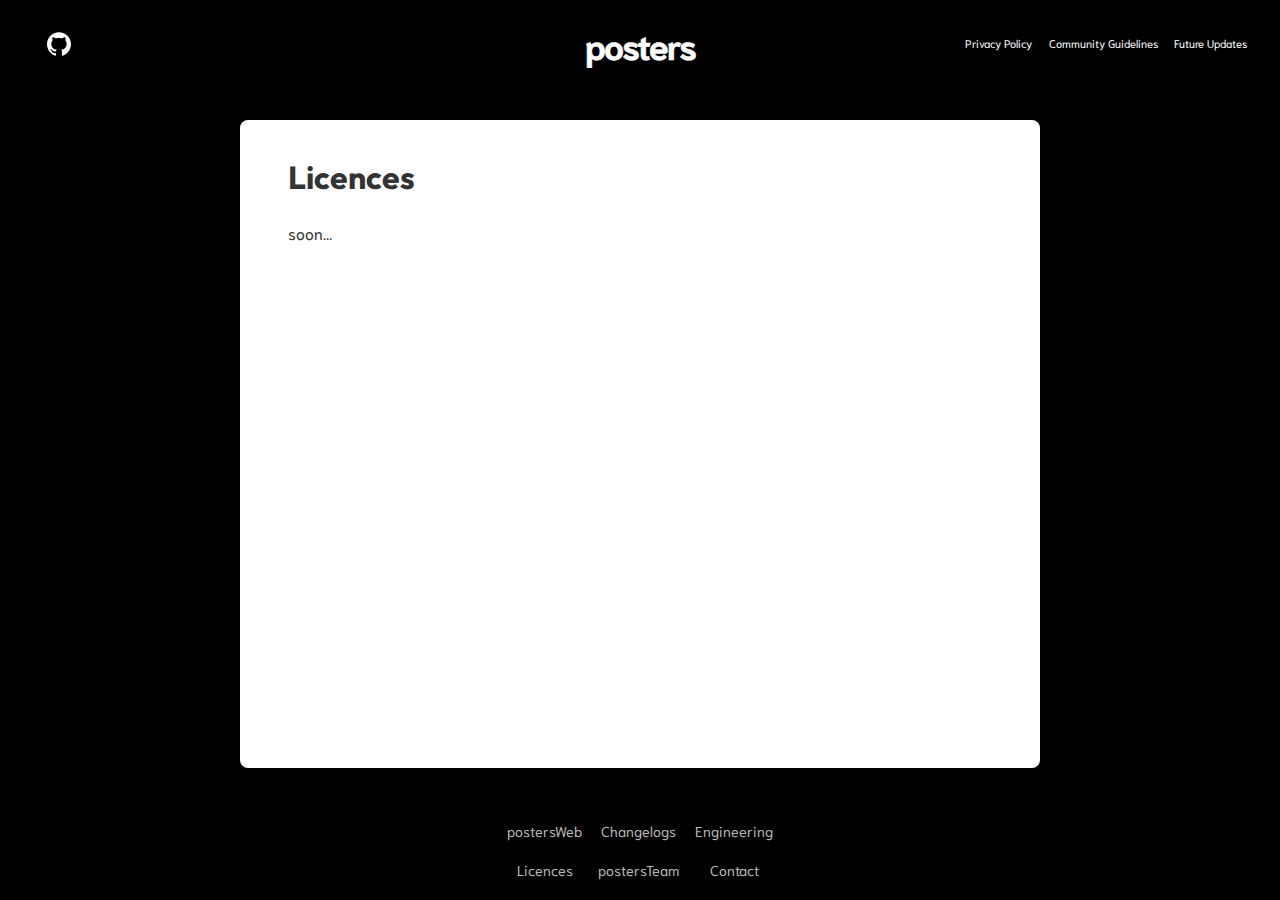
<file: Docs/LI.html>
<!DOCTYPE html>
<html lang="en">
<head>
  <meta charset="UTF-8">
  <meta name="viewport" content="width=device-width, initial-scale=1">
  <title>Soooon...</title>
  <link rel="preconnect" href="https://fonts.googleapis.com">
  <link rel="preconnect" href="https://fonts.gstatic.com" crossorigin>
  <link href="https://fonts.googleapis.com/css2?family=Konkhmer+Sleokchher&family=Niramit:ital,wght@0,200;0,300;0,400;0,500;0,600;0,700;1,200;1,300;1,400;1,500;1,600;1,700&family=Outfit:wght@100..900&display=swap" rel="stylesheet">
  <link rel="stylesheet" href="Common.css">
  <style>
    * { margin: 0; padding: 0; box-sizing: border-box; }
    html, body { height: 100%; }
    body {
      font-family: 'Niramit', sans-serif;
      background-color: #000;
      color: #333;
      line-height: 1.6;
      display: flex;
      flex-direction: column;
    }
    
    ::-webkit-scrollbar { width: 5px; }   
    ::-webkit-scrollbar-track { background: black; }
    ::-webkit-scrollbar-thumb { background: #333; border-radius: 5px; }
    
    .content {
      flex: 1;
      max-width: 800px;
      width: 100%;
      margin: 2rem auto;
      padding: 0 1rem;
      background-color: #fff;
      border-radius: 8px;
      box-shadow: 0 2px 8px rgba(0,0,0,0.1);
      z-index: 1;
    }
    
    section { padding: 2rem; animation: fadeIn 0.5s ease; }
    h1 { margin-bottom: 1rem; font-family: 'Outfit', sans-serif; }
    h2 { margin: 1.5rem 0 1rem; font-family: 'Outfit', sans-serif; }
    p { margin-bottom: 1rem; text-align: left; }
    ol, ul { margin-left: 1.5rem; margin-bottom: 1rem; }
    li { margin-bottom: 0.5rem; }
    @keyframes fadeIn {
      from { opacity: 0; transform: translateY(10px); }
      to { opacity: 1; transform: translateY(0); }
    }
    
    .kofi-nav-container {
        display: flex;
        justify-content: center;
        margin-top: -0.45rem;
    }
    @media (max-width: 1280px) and (min-width: 1093px) {
      nav.desktop-nav { gap: 0.1rem; margin-right: -0.5rem; }
      nav.desktop-nav a { font-size: 0.7rem; padding: 0.2rem 0.4rem; }
      .header-title { font-size: 2.2rem; }
    }
    @media (max-width: 1120px) {
      header { grid-template-columns: 1fr auto 1fr; padding: 1rem; }
      .header-title { font-size: 1.5rem; }
      nav.desktop-nav { display: none; }
      .mobile-menu-toggle { display: block; }
      .content { margin-top: 1rem; width: 85%; }
      .mobile-menu-toggle.active .bar:nth-child(1) { transform: rotate(-45deg) translate(-5px, 6px); }
      .mobile-menu-toggle.active .bar:nth-child(2) { opacity: 0; }
      .mobile-menu-toggle.active .bar:nth-child(3) { transform: rotate(45deg) translate(-5px, -6px); }
      h1 { font-size: 2rem; }
      .footer-links a {
        font-size: 0.75rem;
      }
    }
    
    .kofi-mobile-container {
        display: flex;
        justify-content: center;
        align-items: center;
        padding: 0.5rem;
    }
    .kofi-mobile-container iframe {
        transform: scale(0.8);
        transform-origin: center;
        margin: -10px 0;
    }
    .kofi-mobile-container iframe[src*="ko-fi.com"] {
        background: transparent !important;
    }
    
    
  </style>
</head>
<body>
  <header>
    <a href="https://github.com/Postersweb" class="header-left" target="_blank">
      <button class="button">
        <svg width="24" height="24" viewBox="0 0 24 24" fill="none" xmlns="http://www.w3.org/2000/svg">
          <path d="M12 0.296997C5.37 0.296997 0 5.67 0 12.297C0 17.6 3.438 22.097 8.205 23.682C8.805 23.795 9.025 23.424 9.025 23.105C9.025 22.82 9.015 22.065 9.01 21.065C5.672 21.789 4.968 19.455 4.968 19.455C4.422 18.07 3.633 17.7 3.633 17.7C2.546 16.956 3.717 16.971 3.717 16.971C4.922 17.055 5.555 18.207 5.555 18.207C6.625 20.042 8.364 19.512 9.05 19.205C9.158 18.429 9.467 17.9 9.81 17.6C7.145 17.3 4.344 16.268 4.344 11.67C4.344 10.36 4.809 9.29 5.579 8.45C5.444 8.147 5.039 6.927 5.684 5.274C5.684 5.274 6.689 4.952 8.984 6.504C9.944 6.237 10.964 6.105 11.984 6.099C13.004 6.105 14.024 6.237 14.984 6.504C17.264 4.952 18.269 5.274 18.269 5.274C18.914 6.927 18.509 8.147 18.389 8.45C19.154 9.29 19.619 10.36 19.619 11.67C19.619 16.28 16.814 17.295 14.144 17.59C14.564 17.95 14.954 18.686 14.954 19.81C14.954 21.416 14.939 22.706 14.939 23.096C14.939 23.411 15.149 23.786 15.764 23.666C20.565 22.092 24 17.592 24 12.297C24 5.67 18.627 0.296997 12 0.296997Z" fill="white"></path>
        </svg>
      </button>
    </a>
    <div class="header-title">posters</div>
    <div class="header-right">
      <nav class="desktop-nav">
        <a href="PP.html" class="menu-item" data-target="privacy">Privacy Policy</a>
        <a href="NC.html" class="menu-item" data-target="Guidelines">Community Guidelines</a>
        <a href="FA.html" class="menu-item" data-target="updates">Future Updates</a>
        <div class="kofi-nav-container">
          <script type='text/javascript' src='https://storage.ko-fi.com/cdn/widget/Widget_2.js'></script>
          <script type='text/javascript'>
            kofiwidget2.init('Support on Ko-fi', '#000000', 'V7V71BK8G4');
            kofiwidget2.draw();
          </script>
        </div>
      </nav>
      <button id="menu-toggle" class="mobile-menu-toggle">
        <span class="bar"></span>
        <span class="bar"></span>
        <span class="bar"></span>
      </button>
    </div>
  </header>
  <nav class="mobile-nav" id="mobile-nav">
    <a href="PP.html" class="menu-item" data-target="privacy">Privacy Policy</a>
    <a href="NC.html" class="menu-item" data-target="Guidelines">Community Guidelines</a>
    <a href="FA.html" class="menu-item" data-target="updates">Future Updates</a>
    <div class="kofi-mobile-container">
      <script type='text/javascript' src='https://storage.ko-fi.com/cdn/widget/Widget_2.js'></script>
      <script type='text/javascript'>
        kofiwidget2.init('Support on Ko-fi', '#000000', 'V7V71BK8G4');
        kofiwidget2.draw();
      </script>
    </div>
  </nav>
  <div class="content">
    <section id="updates" class="active">
      <h1>Licences</h1>
      <p>soon...</p>
      </div>
    </section>
  </div>
  <footer>
    <div class="footer-inner">
      <div class="footer-links">
        <a href="PO.html">postersWeb</a>
        <a href="CL.html">Changelogs</a>
        <a href="EN.html">Engineering</a>
        <a href="LI.html">Licences</a>
        <a href="TE.html">postersTeam</a>
        <a href="CT.html">Contact</a>
      </div>
    </div>
  </footer>
  <script src="MobileNav.js"></script>
</body>
</html>
</file>
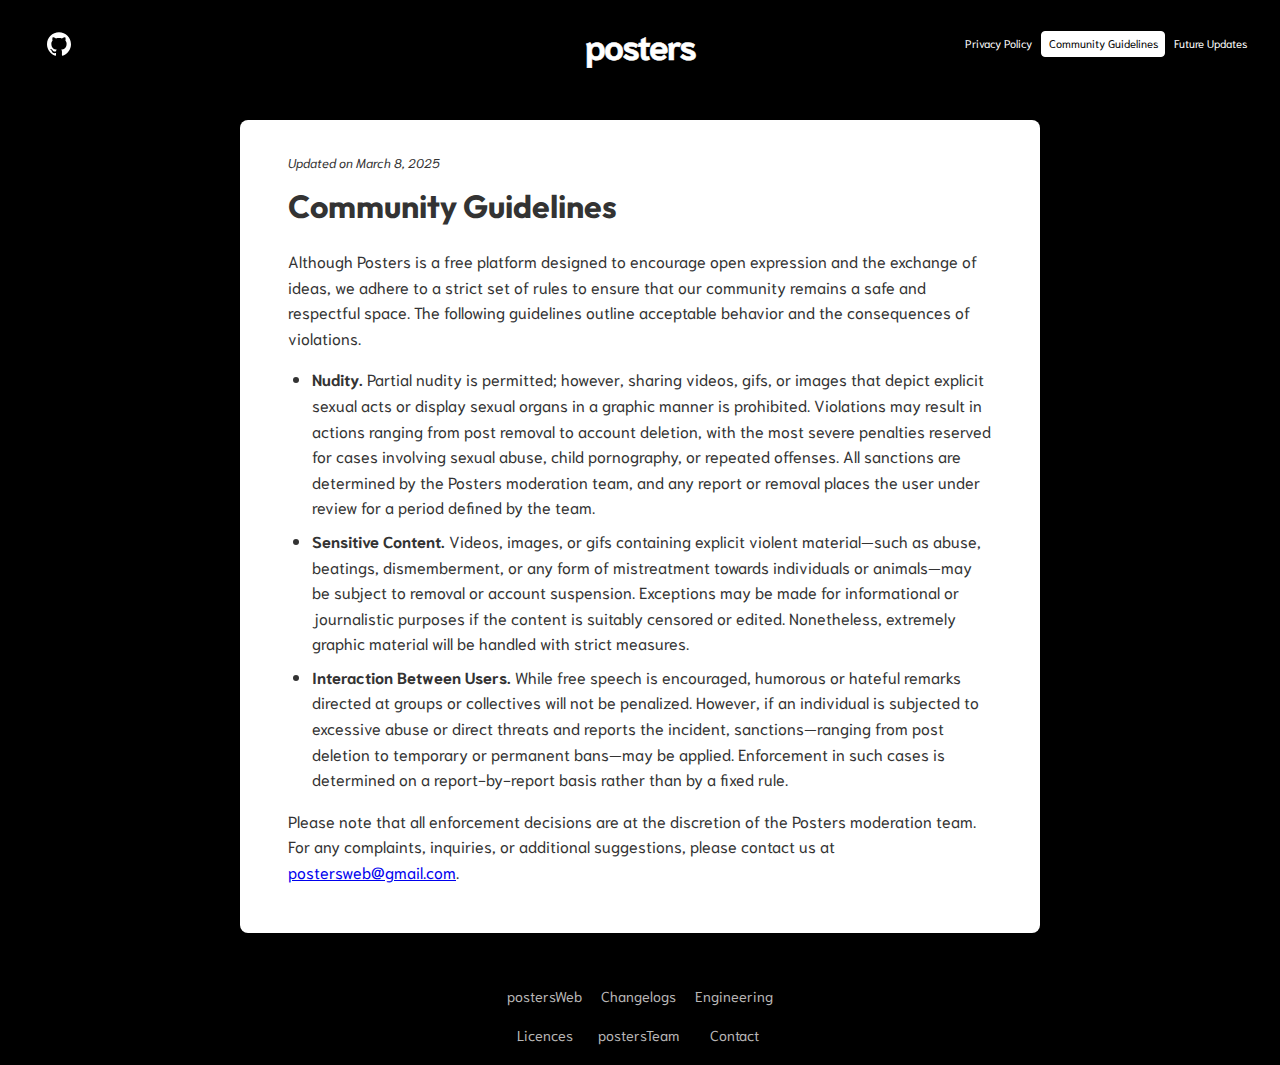
<file: Docs/NC.html>
<!DOCTYPE html>
<html lang="en">
<head>
  <meta charset="UTF-8">
  <meta name="viewport" content="width=device-width, initial-scale=1">
  <title>Posters - Community Guidelines</title>
  <link rel="preconnect" href="https://fonts.googleapis.com">
  <link rel="preconnect" href="https://fonts.gstatic.com" crossorigin>
  <link href="https://fonts.googleapis.com/css2?family=Konkhmer+Sleokchher&family=Niramit:ital,wght@0,200;0,300;0,400;0,500;0,600;0,700;1,200;1,300;1,400;1,500;1,600;1,700&family=Outfit:wght@100..900&display=swap" rel="stylesheet">
  <link href="Common.css" rel="stylesheet">
  <style>
    * { margin: 0; padding: 0; box-sizing: border-box; }
    html, body { height: 100%; }
    body {
      font-family: 'Niramit', sans-serif;
      background-color: #000;
      color: #333;
      line-height: 1.6;
      display: flex;
      flex-direction: column;
    }

    ::-webkit-scrollbar { width: 5px; }   
    ::-webkit-scrollbar-track { background: black; }
    ::-webkit-scrollbar-thumb { background: #333; border-radius: 5px; }
    
    .content {
      flex: 1;
      max-width: 800px;
      width: 100%;
      margin: 2rem auto;
      padding: 0 1rem;
      background-color: #fff;
      border-radius: 8px;
      box-shadow: 0 2px 8px rgba(0,0,0,0.1);
      z-index: 1;
    }
    section { padding: 2rem; animation: fadeIn 0.5s ease; }
    .update-date {
      font-size: 0.8rem;
      color: #333;
      margin-bottom: 0.5rem;
      font-style: italic;
    }
    h1 { margin-bottom: 1rem; font-family: 'Outfit', sans-serif; }
    h2 { margin: 1.5rem 0 1rem; font-family: 'Outfit', sans-serif; }
    p { margin-bottom: 1rem; text-align: left; }
    ul { margin-left: 1.5rem; margin-bottom: 1rem; }
    li { margin-bottom: 0.5rem; }
    @keyframes fadeIn {
      from { opacity: 0; transform: translateY(10px); }
      to { opacity: 1; transform: translateY(0); }
    }
    
    .kofi-nav-container {
        display: flex;
        justify-content: center;
        margin-top: -0.45rem;
    }
    @media (max-width: 1280px) and (min-width: 1093px) {
      nav.desktop-nav { gap: 0.1rem; margin-right: -0.5rem; }
      nav.desktop-nav a { font-size: 0.7rem; padding: 0.2rem 0.4rem; }
      .header-title { font-size: 2.2rem; }
    }
    
    @media (max-width: 1120px) {
      header { grid-template-columns: 1fr auto 1fr; padding: 1rem; }
      .header-title { font-size: 1.5rem; }
      nav.desktop-nav { display: none; }
      .mobile-menu-toggle { display: block; }
      .content { margin-top: 1rem; width: 85%; }
      .mobile-menu-toggle.active .bar:nth-child(1) { transform: rotate(-45deg) translate(-5px, 6px); }
      .mobile-menu-toggle.active .bar:nth-child(2) { opacity: 0; }
      .mobile-menu-toggle.active .bar:nth-child(3) { transform: rotate(45deg) translate(-5px, -6px); }
      h1 { font-size: 1.4rem; }
      .footer-links a {
        font-size: 0.75rem;
      }
      .update-date { font-size: 0.7rem; }
    }

    .kofi-mobile-container {
        display: flex;
        justify-content: center;
        align-items: center;
        padding: 0.5rem;
    }
    .kofi-mobile-container iframe {
        transform: scale(0.8);
        transform-origin: center;
        margin: -10px 0;
    }
    .kofi-mobile-container iframe[src*="ko-fi.com"] {
        background: transparent !important;
    }
  </style>
</head>
<body>
  <header>
    <a href="https://github.com/Postersweb" class="header-left" target="_blank">
      <button class="button">
        <svg width="24" height="24" viewBox="0 0 24 24" fill="none" xmlns="http://www.w3.org/2000/svg">
          <path d="M12 0.296997C5.37 0.296997 0 5.67 0 12.297C0 17.6 3.438 22.097 8.205 23.682C8.805 23.795 9.025 23.424 9.025 23.105C9.025 22.82 9.015 22.065 9.01 21.065C5.672 21.789 4.968 19.455 4.968 19.455C4.422 18.07 3.633 17.7 3.633 17.7C2.546 16.956 3.717 16.971 3.717 16.971C4.922 17.055 5.555 18.207 5.555 18.207C6.625 20.042 8.364 19.512 9.05 19.205C9.158 18.429 9.467 17.9 9.81 17.6C7.145 17.3 4.344 16.268 4.344 11.67C4.344 10.36 4.809 9.29 5.579 8.45C5.444 8.147 5.039 6.927 5.684 5.274C5.684 5.274 6.689 4.952 8.984 6.504C9.944 6.237 10.964 6.105 11.984 6.099C13.004 6.105 14.024 6.237 14.984 6.504C17.264 4.952 18.269 5.274 18.269 5.274C18.914 6.927 18.509 8.147 18.389 8.45C19.154 9.29 19.619 10.36 19.619 11.67C19.619 16.28 16.814 17.295 14.144 17.59C14.564 17.95 14.954 18.686 14.954 19.81C14.954 21.416 14.939 22.706 14.939 23.096C14.939 23.411 15.149 23.786 15.764 23.666C20.565 22.092 24 17.592 24 12.297C24 5.67 18.627 0.296997 12 0.296997Z" fill="white"></path>
        </svg>
      </button>
    </a>
    <div class="header-title">posters</div>
    <div class="header-right">
      <nav class="desktop-nav">
        <a href="PP.html" class="menu-item" data-target="privacy">Privacy Policy</a>
        <a href="NC.html" class="menu-item active" data-target="Guidelines">Community Guidelines</a>
        <a href="FA.html" class="menu-item" data-target="updates">Future Updates</a>
        <div class="kofi-nav-container">
          <script type='text/javascript' src='https://storage.ko-fi.com/cdn/widget/Widget_2.js'></script><script type='text/javascript'>kofiwidget2.init('Support on Ko-fi', '#000000', 'V7V71BK8G4');kofiwidget2.draw();</script> 
          </div>
      </nav>
      <button id="menu-toggle" class="mobile-menu-toggle">
        <span class="bar"></span>
        <span class="bar"></span>
        <span class="bar"></span>
      </button>
    </div>
  </header>
  <nav class="mobile-nav" id="mobile-nav">
    <a href="PP.html" class="menu-item" data-target="privacy">Privacy Policy</a>
    <a href="NC.html" class="menu-item active" data-target="Guidelines">Community Guidelines</a>
    <a href="FA.html" class="menu-item" data-target="updates">Future Updates</a>
    <div class="kofi-mobile-container">
      <script type='text/javascript' src='https://storage.ko-fi.com/cdn/widget/Widget_2.js'></script>
      <script type='text/javascript'>kofiwidget2.init('Support on Ko-fi', '#000000', 'V7V71BK8G4');kofiwidget2.draw();</script> 
  </div>
  </nav>
  <div class="content">
    <section id="Guidelines" class="active">
      <p class="update-date">Updated on March 8, 2025</p>
      <h1>Community Guidelines</h1>
      <p>Although Posters is a free platform designed to encourage open expression and the exchange of ideas, we adhere to a strict set of rules to ensure that our community remains a safe and respectful space. The following guidelines outline acceptable behavior and the consequences of violations.</p>
      <ul>
        <li><strong>Nudity.</strong> Partial nudity is permitted; however, sharing videos, gifs, or images that depict explicit sexual acts or display sexual organs in a graphic manner is prohibited. Violations may result in actions ranging from post removal to account deletion, with the most severe penalties reserved for cases involving sexual abuse, child pornography, or repeated offenses. All sanctions are determined by the Posters moderation team, and any report or removal places the user under review for a period defined by the team.</li>
        <li><strong>Sensitive Content.</strong> Videos, images, or gifs containing explicit violent material—such as abuse, beatings, dismemberment, or any form of mistreatment towards individuals or animals—may be subject to removal or account suspension. Exceptions may be made for informational or journalistic purposes if the content is suitably censored or edited. Nonetheless, extremely graphic material will be handled with strict measures.</li>
        <li><strong>Interaction Between Users.</strong> While free speech is encouraged, humorous or hateful remarks directed at groups or collectives will not be penalized. However, if an individual is subjected to excessive abuse or direct threats and reports the incident, sanctions—ranging from post deletion to temporary or permanent bans—may be applied. Enforcement in such cases is determined on a report-by-report basis rather than by a fixed rule.</li>
      </ul>
      <p>Please note that all enforcement decisions are at the discretion of the Posters moderation team. For any complaints, inquiries, or additional suggestions, please contact us at <a href="mailto:postersweb@gmail.com">postersweb@gmail.com</a>.</p>
    </section>
  </div>
  <footer>
    <div class="footer-inner">
      <div class="footer-links">
        <a href="PO.html">postersWeb</a>
        <a href="CL.html">Changelogs</a>
        <a href="EN.html">Engineering</a>
        <a href="LI.html">Licences</a>
        <a href="TE.html">postersTeam</a>
        <a href="CT.html">Contact</a>
      </div>
    </div>
  </footer>
  <script src="MobileNav.js"></script>
</body>
</html>
</file>
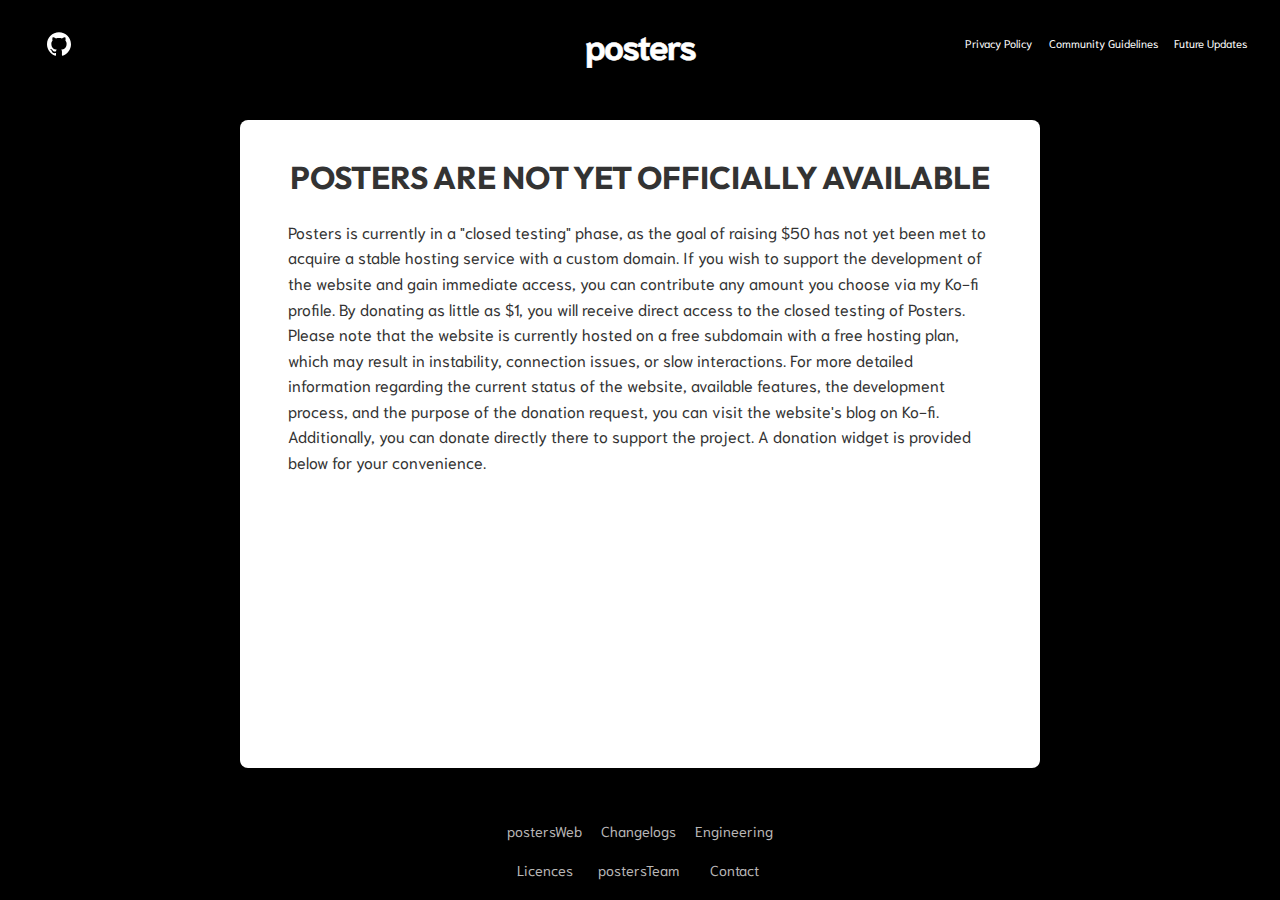
<file: Docs/PO.html>
<!DOCTYPE html>
<html lang="en">
<head>
  <meta charset="UTF-8">
  <meta name="viewport" content="width=device-width, initial-scale=1">
  <title>Posters - Privacy Policy</title>
  <link rel="preconnect" href="https://fonts.googleapis.com">
  <link rel="preconnect" href="https://fonts.gstatic.com" crossorigin>
  <link href="https://fonts.googleapis.com/css2?family=Konkhmer+Sleokchher&family=Niramit:ital,wght@0,200;0,300;0,400;0,500;0,600;0,700;1,200;1,300;1,400;1,500;1,600;1,700&family=Outfit:wght@100..900&display=swap" rel="stylesheet">
  <link href="Common.css" rel="stylesheet">
  <style>
    * { margin: 0; padding: 0; box-sizing: border-box; }
    html, body { height: 100%; }
    body {
      font-family: 'Niramit', sans-serif;
      background-color: #000;
      color: #333;
      line-height: 1.6;
      display: flex;
      flex-direction: column;
    }

    ::-webkit-scrollbar { width: 5px; }   
    ::-webkit-scrollbar-track { background: black; }
    ::-webkit-scrollbar-thumb { background: #333; border-radius: 5px; }

    .content {
      flex: 1;
      max-width: 800px;
      width: 100%;
      margin: 2rem auto;
      padding: 0 1rem;
      background-color: #fff;
      border-radius: 8px;
      box-shadow: 0 2px 8px rgba(0,0,0,0.1);
      z-index: 1;
    }
    section { padding: 2rem; animation: fadeIn 0.5s ease; }

    h1 { margin-bottom: 1rem; font-family: 'Outfit', sans-serif; font-size: 1.97rem; text-align: center;}
    h2 { margin: 1.5rem 0 1rem; font-family: 'Outfit', sans-serif; }
    p { margin-bottom: 1rem; text-align: left; }
    ul { margin-left: 1.5rem; margin-bottom: 1rem; }
    li { margin-bottom: 0.5rem; }
    @keyframes fadeIn {
      from { opacity: 0; transform: translateY(10px); }
      to { opacity: 1; transform: translateY(0); }
    }

    .kofi-container {
        display: flex;
        justify-content: center;
        align-items: center;
        margin-top: 5rem;
        height: 45px;
        overflow: hidden;
    } 

    .kofi-container iframe {
        transform: scale(0.9);  
        transform-origin: center;
        margin: -10px 0;
}
    .kofi-nav-container {
        display: flex;
        justify-content: center;
        margin-top: -0.45rem;
    }
    @media (max-width: 1280px) and (min-width: 1093px) {
      nav.desktop-nav { gap: 0.1rem; margin-right: -0.5rem; }
      nav.desktop-nav a { font-size: 0.7rem; padding: 0.2rem 0.4rem; }
      .header-title { font-size: 2.2rem; }
    }
    
    @media (max-width: 1120px) {
      header { grid-template-columns: 1fr auto 1fr; padding: 1rem; }
      .header-title { font-size: 1.5rem; }
      nav.desktop-nav { display: none; }
      .mobile-menu-toggle { display: block; }
      .content { margin-top: 1rem; width: 85%; }
      .mobile-menu-toggle.active .bar:nth-child(1) { transform: rotate(-45deg) translate(-5px, 6px); }
      .mobile-menu-toggle.active .bar:nth-child(2) { opacity: 0; }
      .mobile-menu-toggle.active .bar:nth-child(3) { transform: rotate(45deg) translate(-5px, -6px); }      
      h1 {font-size: 0.7rem;}
      .kofi-container {margin-top: 2rem;}
      .footer-links a {
        font-size: 0.75rem;
      }
    }

    .kofi-mobile-container {
        display: flex;
        justify-content: center;
        align-items: center;
        padding: 0.5rem;
    }
    .kofi-mobile-container iframe {
        transform: scale(0.8);
        transform-origin: center;
        margin: -10px 0;
    }
    .kofi-mobile-container iframe[src*="ko-fi.com"] {
        background: transparent !important;
    }

  </style>
</head>
<body>
  <header>
    <a href="https://github.com/Postersweb" class="header-left" target="_blank">
      <button class="button">
        <svg width="24" height="24" viewBox="0 0 24 24" fill="none" xmlns="http://www.w3.org/2000/svg">
          <path d="M12 0.296997C5.37 0.296997 0 5.67 0 12.297C0 17.6 3.438 22.097 8.205 23.682C8.805 23.795 9.025 23.424 9.025 23.105C9.025 22.82 9.015 22.065 9.01 21.065C5.672 21.789 4.968 19.455 4.968 19.455C4.422 18.07 3.633 17.7 3.633 17.7C2.546 16.956 3.717 16.971 3.717 16.971C4.922 17.055 5.555 18.207 5.555 18.207C6.625 20.042 8.364 19.512 9.05 19.205C9.158 18.429 9.467 17.9 9.81 17.6C7.145 17.3 4.344 16.268 4.344 11.67C4.344 10.36 4.809 9.29 5.579 8.45C5.444 8.147 5.039 6.927 5.684 5.274C5.684 5.274 6.689 4.952 8.984 6.504C9.944 6.237 10.964 6.105 11.984 6.099C13.004 6.105 14.024 6.237 14.984 6.504C17.264 4.952 18.269 5.274 18.269 5.274C18.914 6.927 18.509 8.147 18.389 8.45C19.154 9.29 19.619 10.36 19.619 11.67C19.619 16.28 16.814 17.295 14.144 17.59C14.564 17.95 14.954 18.686 14.954 19.81C14.954 21.416 14.939 22.706 14.939 23.096C14.939 23.411 15.149 23.786 15.764 23.666C20.565 22.092 24 17.592 24 12.297C24 5.67 18.627 0.296997 12 0.296997Z" fill="white"></path>
        </svg>
      </button>
    </a>
    <div class="header-title">posters</div>
    <div class="header-right">
      <nav class="desktop-nav">
        <a href="PP.html" class="menu-item" data-target="privacy">Privacy Policy</a>
        <a href="NC.html" class="menu-item" data-target="Guidelines">Community Guidelines</a>
        <a href="FA.html" class="menu-item" data-target="updates">Future Updates</a>
        <div class="kofi-nav-container">
        <script type='text/javascript' src='https://storage.ko-fi.com/cdn/widget/Widget_2.js'></script><script type='text/javascript'>kofiwidget2.init('Support on Ko-fi', '#000000', 'V7V71BK8G4');kofiwidget2.draw();</script> 
        </div>
      </nav>
      <button id="menu-toggle" class="mobile-menu-toggle">
        <span class="bar"></span>
        <span class="bar"></span>
        <span class="bar"></span>
      </button>
    </div>
  </header>
  <nav class="mobile-nav" id="mobile-nav">
    <a href="PP.html" class="menu-item" data-target="privacy">Privacy Policy</a>
    <a href="NC.html" class="menu-item" data-target="Guidelines">Community Guidelines</a>
    <a href="FA.html" class="menu-item" data-target="updates">Future Updates</a>
    <div class="kofi-mobile-container">
        <script type='text/javascript' src='https://storage.ko-fi.com/cdn/widget/Widget_2.js'></script><script type='text/javascript'>kofiwidget2.init('Support on Ko-fi', '#000000', 'V7V71BK8G4');kofiwidget2.draw();</script> 
        </div>  </nav>
  <div class="content">
    <section id="privacy" class="active">
      <h1>POSTERS ARE NOT YET OFFICIALLY AVAILABLE</h1>
      <p>Posters is currently in a "closed testing" phase, as the goal of raising $50 has not yet been met to acquire a stable hosting service with a custom domain. If you wish to support the development of the website and gain immediate access, you can contribute any amount you choose via my Ko-fi profile. By donating as little as $1, you will receive direct access to the closed testing of Posters. Please note that the website is currently hosted on a free subdomain with a free hosting plan, which may result in instability, connection issues, or slow interactions. For more detailed information regarding the current status of the website, available features, the development process, and the purpose of the donation request, you can visit the website's blog on Ko-fi. Additionally, you can donate directly there to support the project. A donation widget is provided below for your convenience.</p>
      <div class="kofi-container">
      <script type='text/javascript' src='https://storage.ko-fi.com/cdn/widget/Widget_2.js'></script><script type='text/javascript'>kofiwidget2.init('Support on Ko-fi', '#000000', 'V7V71BK8G4');kofiwidget2.draw();</script> 
      </div>  
     </section>
  </div>
  <div class="footer-inner">
  <footer>
      <div class="footer-links">
        <a href="PO.html">postersWeb</a>
        <a href="CL.html">Changelogs</a>
        <a href="EN.html">Engineering</a>
        <a href="LI.html">Licences</a>
        <a href="TE.html">postersTeam</a>
        <a href="CT.html">Contact</a>
      </div>
    </div>
  </footer>
  <script src="MobileNav.js"></script>
</body>
</html>
</file>
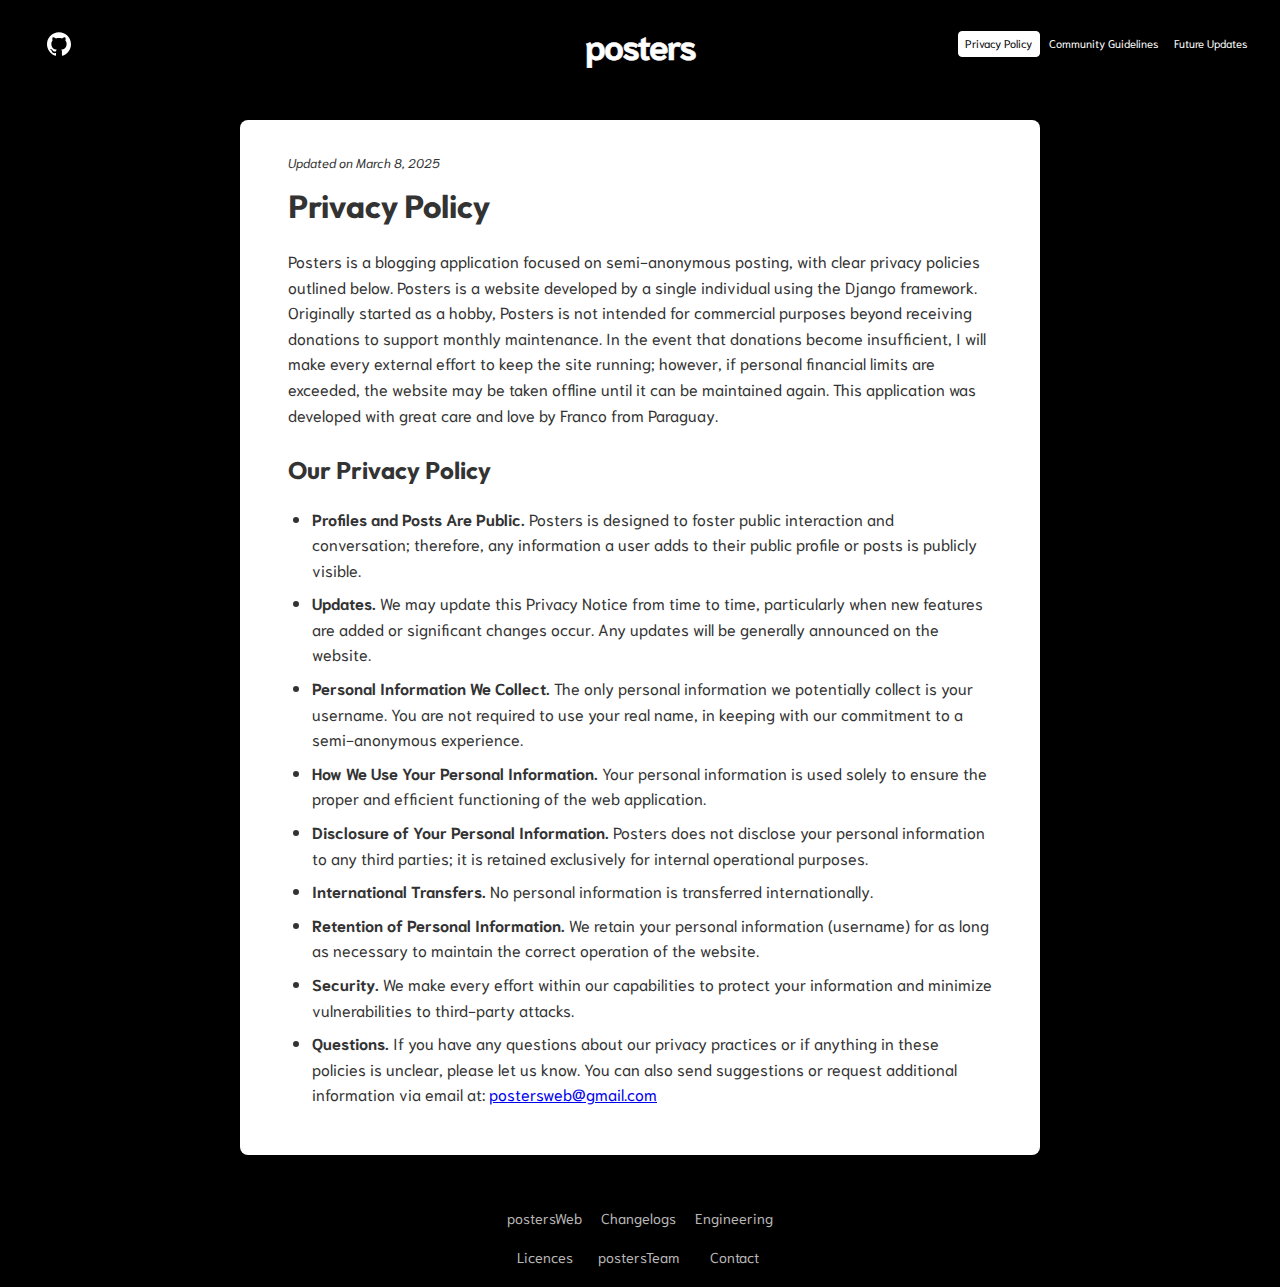
<file: Docs/PP.html>
<!DOCTYPE html>
<html lang="en">
<head>
  <meta charset="UTF-8">
  <meta name="viewport" content="width=device-width, initial-scale=1">
  <title>Posters - Privacy Policy</title>
  <link rel="preconnect" href="https://fonts.googleapis.com">
  <link rel="preconnect" href="https://fonts.gstatic.com" crossorigin>
  <link href="https://fonts.googleapis.com/css2?family=Konkhmer+Sleokchher&family=Niramit:ital,wght@0,200;0,300;0,400;0,500;0,600;0,700;1,200;1,300;1,400;1,500;1,600;1,700&family=Outfit:wght@100..900&display=swap" rel="stylesheet">
  <link rel="stylesheet" href="Common.css">
  <style>
    * { margin: 0; padding: 0; box-sizing: border-box; }
    html, body { height: 100%; }
    body {
      font-family: 'Niramit', sans-serif;
      background-color: #000;
      color: #333;
      line-height: 1.6;
      display: flex;
      flex-direction: column;
    }

    ::-webkit-scrollbar { width: 5px; }   
    ::-webkit-scrollbar-track { background: black; }
    ::-webkit-scrollbar-thumb { background: #333; border-radius: 5px; }
    
    .content {
      flex: 1;
      max-width: 800px;
      width: 100%;
      margin: 2rem auto;
      padding: 0 1rem;
      background-color: #fff;
      border-radius: 8px;
      box-shadow: 0 2px 8px rgba(0,0,0,0.1);
      z-index: 1;
    }
    section { padding: 2rem; animation: fadeIn 0.5s ease; }
    .update-date {
      font-size: 0.8rem;
      color: #333;
      margin-bottom: 0.5rem;
      font-style: italic;
    }
    h1 { margin-bottom: 1rem; font-family: 'Outfit', sans-serif; }
    h2 { margin: 1.5rem 0 1rem; font-family: 'Outfit', sans-serif; }
    p { margin-bottom: 1rem; text-align: left; }
    ul { margin-left: 1.5rem; margin-bottom: 1rem; }
    li { margin-bottom: 0.5rem; }
    @keyframes fadeIn {
      from { opacity: 0; transform: translateY(10px); }
      to { opacity: 1; transform: translateY(0); }
    }

    .kofi-nav-container {
        display: flex;
        align-items: center;
        justify-content: center;
        margin-top: -0.45rem;
    }
    @media (max-width: 1280px) and (min-width: 1093px) {
      nav.desktop-nav { gap: 0.1rem; margin-right: -0.5rem; }
      nav.desktop-nav a { font-size: 0.7rem; padding: 0.2rem 0.4rem; }
      .header-title { font-size: 2.2rem; }
    }
    
    @media (max-width: 1120px) {
      header { grid-template-columns: 1fr auto 1fr; padding: 1rem; }
      .header-title { font-size: 1.5rem; }
      nav.desktop-nav { display: none; }
      .mobile-menu-toggle { display: block; }
      .content { margin-top: 1rem; width: 85%; }
      .mobile-menu-toggle.active .bar:nth-child(1) { transform: rotate(-45deg) translate(-5px, 6px); }
      .mobile-menu-toggle.active .bar:nth-child(2) { opacity: 0; }
      .mobile-menu-toggle.active .bar:nth-child(3) { transform: rotate(45deg) translate(-5px, -6px); }
      h1 { font-size: 2rem; }
      .footer-links a {
        font-size: 0.75rem;
      }
      .update-date { font-size: 0.7rem; }
      
    }

    .kofi-mobile-container {
        display: flex;
        justify-content: center;
        align-items: center;
        padding: 0.5rem;
    }
    .kofi-mobile-container iframe {
        transform: scale(0.8);
        transform-origin: center;
        margin: -10px 0;
    }
    .kofi-mobile-container iframe[src*="ko-fi.com"] {
        background: transparent !important;
    }
  </style>
</head>
<body>
  <header>
    <a href="https://github.com/Postersweb" class="header-left" target="_blank">
      <button class="button">
        <svg width="24" height="24" viewBox="0 0 24 24" fill="none" xmlns="http://www.w3.org/2000/svg">
          <path d="M12 0.296997C5.37 0.296997 0 5.67 0 12.297C0 17.6 3.438 22.097 8.205 23.682C8.805 23.795 9.025 23.424 9.025 23.105C9.025 22.82 9.015 22.065 9.01 21.065C5.672 21.789 4.968 19.455 4.968 19.455C4.422 18.07 3.633 17.7 3.633 17.7C2.546 16.956 3.717 16.971 3.717 16.971C4.922 17.055 5.555 18.207 5.555 18.207C6.625 20.042 8.364 19.512 9.05 19.205C9.158 18.429 9.467 17.9 9.81 17.6C7.145 17.3 4.344 16.268 4.344 11.67C4.344 10.36 4.809 9.29 5.579 8.45C5.444 8.147 5.039 6.927 5.684 5.274C5.684 5.274 6.689 4.952 8.984 6.504C9.944 6.237 10.964 6.105 11.984 6.099C13.004 6.105 14.024 6.237 14.984 6.504C17.264 4.952 18.269 5.274 18.269 5.274C18.914 6.927 18.509 8.147 18.389 8.45C19.154 9.29 19.619 10.36 19.619 11.67C19.619 16.28 16.814 17.295 14.144 17.59C14.564 17.95 14.954 18.686 14.954 19.81C14.954 21.416 14.939 22.706 14.939 23.096C14.939 23.411 15.149 23.786 15.764 23.666C20.565 22.092 24 17.592 24 12.297C24 5.67 18.627 0.296997 12 0.296997Z" fill="white"></path>
        </svg>
      </button>
    </a>
    <div class="header-title">posters</div>
    <div class="header-right">
      <nav class="desktop-nav">
        <a href="PP.html" class="menu-item active" data-target="privacy">Privacy Policy</a>
        <a href="NC.html" class="menu-item" data-target="Guidelines">Community Guidelines</a>
        <a href="FA.html" class="menu-item" data-target="updates">Future Updates</a>
        <div class="kofi-nav-container">
          <script type='text/javascript' src='https://storage.ko-fi.com/cdn/widget/Widget_2.js'></script><script type='text/javascript'>kofiwidget2.init('Support on Ko-fi', '#000000', 'V7V71BK8G4');kofiwidget2.draw();</script> 
          </div>
      </nav>
      <button id="menu-toggle" class="mobile-menu-toggle">
        <span class="bar"></span>
        <span class="bar"></span>
        <span class="bar"></span>
      </button>
    </div>
  </header>
  <nav class="mobile-nav" id="mobile-nav">
    <a href="PP.html" class="menu-item active" data-target="privacy">Privacy Policy</a>
    <a href="NC.html" class="menu-item" data-target="Guidelines">Community Guidelines</a>
    <a href="FA.html" class="menu-item" data-target="updates">Future Updates</a>
    <div class="kofi-mobile-container">
      <script type='text/javascript' src='https://storage.ko-fi.com/cdn/widget/Widget_2.js'></script>
      <script type='text/javascript'>kofiwidget2.init('Support on Ko-fi', '#000000', 'V7V71BK8G4');kofiwidget2.draw();</script> 
  </div>
  </nav>
  <div class="content">
    <section id="privacy" class="active">
      <p class="update-date">Updated on March 8, 2025</p>
      <h1>Privacy Policy</h1>
      <p>Posters is a blogging application focused on semi-anonymous posting, with clear privacy policies outlined below. Posters is a website developed by a single individual using the Django framework. Originally started as a hobby, Posters is not intended for commercial purposes beyond receiving donations to support monthly maintenance. In the event that donations become insufficient, I will make every external effort to keep the site running; however, if personal financial limits are exceeded, the website may be taken offline until it can be maintained again. This application was developed with great care and love by Franco from Paraguay.</p>
      <h2>Our Privacy Policy</h2>
      <ul>
        <li><strong>Profiles and Posts Are Public.</strong> Posters is designed to foster public interaction and conversation; therefore, any information a user adds to their public profile or posts is publicly visible.</li>
        <li><strong>Updates.</strong> We may update this Privacy Notice from time to time, particularly when new features are added or significant changes occur. Any updates will be generally announced on the website.</li>
        <li><strong>Personal Information We Collect.</strong> The only personal information we potentially collect is your username. You are not required to use your real name, in keeping with our commitment to a semi-anonymous experience.</li>
        <li><strong>How We Use Your Personal Information.</strong> Your personal information is used solely to ensure the proper and efficient functioning of the web application.</li>
        <li><strong>Disclosure of Your Personal Information.</strong> Posters does not disclose your personal information to any third parties; it is retained exclusively for internal operational purposes.</li>
        <li><strong>International Transfers.</strong> No personal information is transferred internationally.</li>
        <li><strong>Retention of Personal Information.</strong> We retain your personal information (username) for as long as necessary to maintain the correct operation of the website.</li>
        <li><strong>Security.</strong> We make every effort within our capabilities to protect your information and minimize vulnerabilities to third-party attacks.</li>
        <li><strong>Questions.</strong> If you have any questions about our privacy practices or if anything in these policies is unclear, please let us know. You can also send suggestions or request additional information via email at: <a href="mailto:postersweb@gmail.com">postersweb@gmail.com</a></li>
      </ul>
    </section>
  </div>
  <footer>
    <div class="footer-inner">
      <div class="footer-links">
        <a href="PO.html">postersWeb</a>
        <a href="CL.html">Changelogs</a>
        <a href="EN.html">Engineering</a>
        <a href="LI.html">Licences</a>
        <a href="TE.html">postersTeam</a>
        <a href="CT.html">Contact</a>
      </div>
    </div>
  </footer>
  <script src="MobileNav.js"></script>
</body>
</html>
</file>
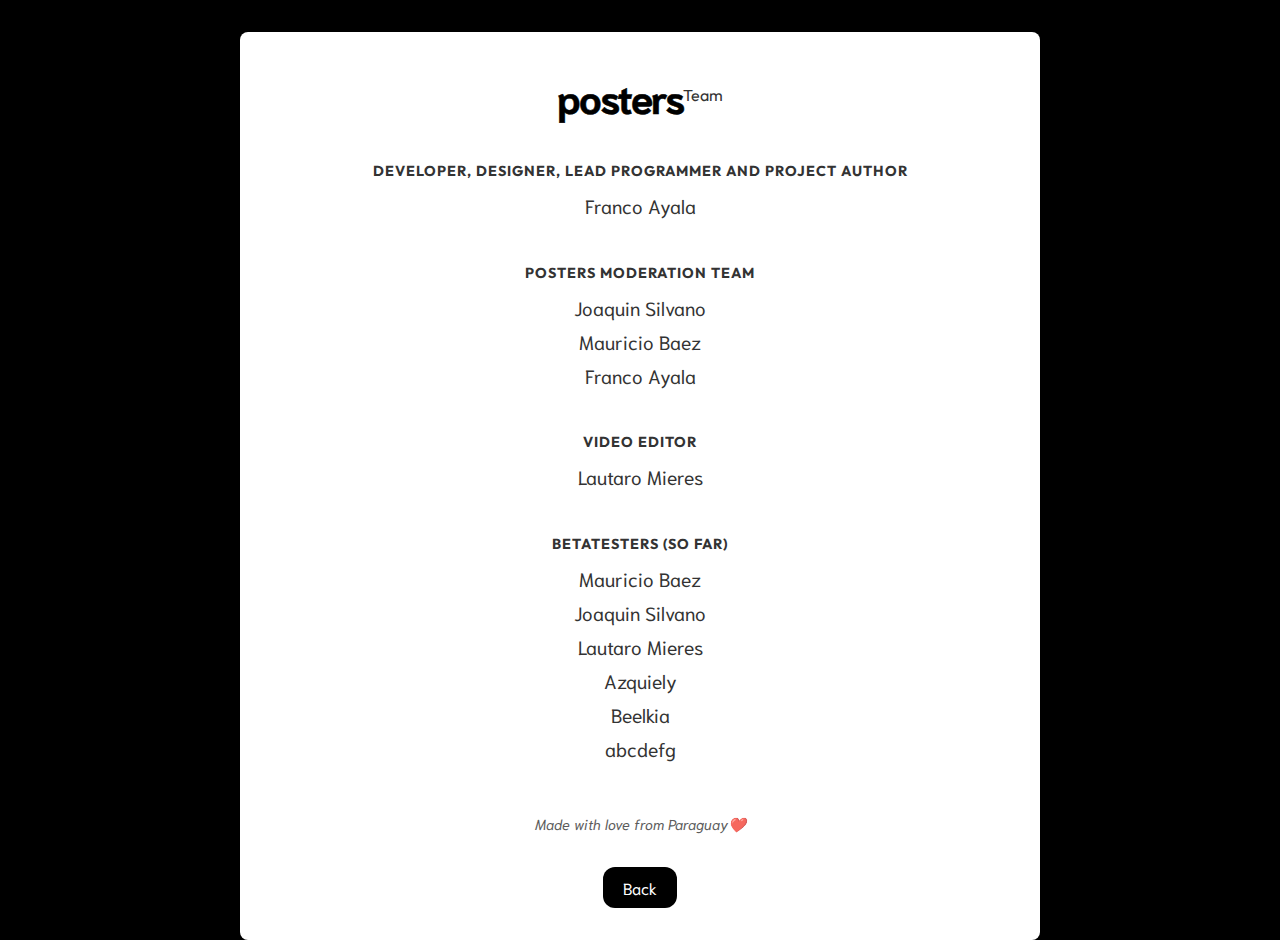
<file: Docs/TE.html>
<!DOCTYPE html>
<html lang="en">
<head>
  <meta charset="UTF-8">
  <meta name="viewport" content="width=device-width, initial-scale=1">
  <title>Posters - Team</title>
  <link rel="preconnect" href="https://fonts.googleapis.com">
  <link rel="preconnect" href="https://fonts.gstatic.com" crossorigin>
  <link href="https://fonts.googleapis.com/css2?family=Konkhmer+Sleokchher&family=Niramit:ital,wght@0,200;0,300;0,400;0,500;0,600;0,700;1,200;1,300;1,400;1,500;1,600;1,700&family=Outfit:wght@100..900&display=swap" rel="stylesheet">
  <link rel="stylesheet" href="Common.css">
  <style>
    * { margin: 0; padding: 0; box-sizing: border-box; }
    html, body { height: 100%; }
    body {
      font-family: 'Niramit', sans-serif;
      background-color: #000;
      color: #333;
      line-height: 1.6;
      display: flex;
      flex-direction: column;
    }


    ::-webkit-scrollbar { width: 5px; }   
    ::-webkit-scrollbar-track { background: black; }
    ::-webkit-scrollbar-thumb { background: #333; border-radius: 5px; }

    .content {
      flex: 1;
      max-width: 800px;
      width: 100%;
      margin: 2rem auto;
      padding: 0 1rem;
      background-color: #fff;
      border-radius: 8px;
      box-shadow: 0 2px 8px rgba(0,0,0,0.1);
      z-index: 1;
    }

    .update-date {
      font-size: 0.8rem;
      color: #333;
      margin-bottom: 0.5rem;
      font-style: italic;
    }

    section { 
      padding: 2rem; 
      animation: fadeIn 0.5s ease; 
      text-align: center;
    }
    
    .team-title {
      margin-bottom: 2rem;
      font-family: 'Outfit', sans-serif;
      display: flex;
      align-items: center;
      justify-content: center;
    }
    
    .title-title {
        font-family: 'Niramit', sans-serif;
        font-size: 2.5rem;
        font-weight: bold;
        color: #000000;
        text-align: center;
        -webkit-text-stroke: 0.5px #000000;
        letter-spacing: -1.9px;
    }

    .credit-section {
      margin-bottom: 2.5rem;
    }

    .credit-role {
      font-weight: 700;
      text-transform: uppercase;
      margin-bottom: 0.5rem;
      letter-spacing: 1px;
      font-size: 0.9rem;
    }

    .credit-name {
      font-size: 1.2rem;
      margin-bottom: 0.3rem;
    }
    
    .multi-names .credit-name {
      margin-bottom: 0.2rem;
    }
    
    .footer-note {
      font-style: italic;
      margin-top: 3rem;
      font-size: 0.9rem;
      opacity: 0.8;
      margin-bottom: 2rem;
    }

    @keyframes fadeIn {
      from { opacity: 0; transform: translateY(10px); }
      to { opacity: 1; transform: translateY(0); }
    }

    .back-button {
      background-color: #000;
      color: #fff;
      border: none;
      padding: 10px 20px;
      border-radius: 12px;
      font-family: 'Niramit', sans-serif;
      cursor: pointer;
      font-size: 1rem;
      transition: opacity 0.3s ease;
    }
    
    .back-button:hover {
      opacity: 0.8;
    }

    @media (max-width: 1280px) and (min-width: 1093px) {
      nav.desktop-nav { gap: 0.1rem; margin-right: -0.5rem; }
      nav.desktop-nav a { font-size: 0.7rem; padding: 0.2rem 0.4rem; }
      .header-title { font-size: 2.2rem; }
    }
    @media (max-width: 1120px) {
      header { grid-template-columns: 1fr auto 1fr; padding: 1rem; }
      .header-title { font-size: 1.5rem; }
      nav.desktop-nav { display: none; }
      .mobile-menu-toggle { display: block; }
      .content { margin-top: 1rem; width: 85%; }
      .mobile-menu-toggle.active .bar:nth-child(1) { transform: rotate(-45deg) translate(-5px, 6px); }
      .mobile-menu-toggle.active .bar:nth-child(2) { opacity: 0; }
      .mobile-menu-toggle.active .bar:nth-child(3) { transform: rotate(45deg) translate(-5px, -6px); }
      h1 { font-size: 2rem; }
      .footer-links a {
        font-size: 0.75rem;
      }

      .credit-role {
        font-size: 0.8rem;
      }

      .credit-name {
        font-size: 0.9rem;
      }
    }
  </style>
</head>
<body>
  <div class="content">
    <section id="team" class="active">
      <div class="team-title">
        <span class="title-title">posters</span> Team
      </div>
      
      <div class="credit-section">
        <div class="credit-role" style="font-family: 'Outfit', sans-serif;">DEVELOPER, DESIGNER, LEAD PROGRAMMER AND PROJECT AUTHOR</div>
        <div class="credit-name">Franco Ayala</div>
      </div>
      
      <div class="credit-section multi-names">
        <div class="credit-role" style="font-family: 'Outfit', sans-serif;">POSTERS MODERATION TEAM</div>
        <div class="credit-name">Joaquin Silvano</div>
        <div class="credit-name">Mauricio Baez</div>
        <div class="credit-name">Franco Ayala</div>
      </div>
      
      <div class="credit-section">
        <div class="credit-role" style="font-family: 'Outfit', sans-serif;">VIDEO EDITOR</div>
        <div class="credit-name">Lautaro Mieres</div>
      </div>
      
      <div class="credit-section multi-names">
        <div class="credit-role" style="font-family: 'Outfit', sans-serif;">BETATESTERS (so far)</div>
        <div class="credit-name">Mauricio Baez</div>
        <div class="credit-name">Joaquin Silvano</div>
        <div class="credit-name">Lautaro Mieres</div>
        <div class="credit-name">Azquiely</div>
        <div class="credit-name">Beelkia</div>
        <div class="credit-name">abcdefg</div>
      </div>
      
      <div class="footer-note">
        Made with love from Paraguay❤️
      </div>
      
      <button class="back-button" onclick="goBack()">Back</button>
    </section>
  </div>

  <script>
    function goBack() {
      if (window.history.length > 1 && document.referrer) {
        window.history.back();
      } else {
        window.location.href = 'PP.html';
      }
    }
  </script>
</body>
</html>
</file>
<file: Docs/Common.css>
.header-title {
    font-family: 'Niramit', sans-serif;
    font-size: 2.5rem;
    font-weight: bold;
    color: #FFFFFF;
    text-align: center;
    -webkit-text-stroke: 0.5px #FFFFFF;
    letter-spacing: -1.9px;
  }
  
  header {
    display: grid;
    grid-template-columns: 1fr auto 1fr;
    align-items: center;
    background-color: #000;
    padding: 1rem 2rem;
    position: sticky;
    top: 0;
    z-index: 1000;
    transition: transform 0.3s ease;
  }
  
  .header-left {
    display: flex;
    align-items: center;
  }
  
  .header-right {
    display: flex;
    align-items: center;
    justify-content: flex-end;
    gap: 1rem;
  }

  header.hide { transform: translateY(-100%); }

  
  nav.desktop-nav {
    display: flex;
    gap: 0.2rem;
    margin-right: -1.3rem;
  }
  
  nav.desktop-nav a {
    color: #fff;
    text-decoration: none;
    font-size: 0.8rem;
    padding: 0.3rem 0.3rem;
    border-radius: 4px;
    border: 1px solid transparent;
    transition: background-color 0.3s, color 0.3s;
  }
  
  nav.desktop-nav a:hover { background-color: #444; }
  nav.desktop-nav a.active {
    background-color: #fff;
    color: #000;
    border: 1px solid #fff;
  }
  
  .mobile-menu-toggle {
    background: none;
    border: none;
    cursor: pointer;
    display: none;
  }
  
  .mobile-menu-toggle .bar {
    display: block;
    width: 25px;
    height: 3px;
    margin: 4px 0;
    background-color: #fff;
    transition: 0.4s;
  }
  
  nav.mobile-nav {
    position: fixed;
    top: 75px;
    left: 0;
    width: 100%;
    z-index: 999;
    display: flex;
    flex-direction: column;
    background-color: rgb(0, 0, 0);
    transform: translateY(-150%);
    transition: transform 0.3s ease;
    text-align: center;
  }
  
  nav.mobile-nav.open { transform: translateY(0); }
  
  nav.mobile-nav a {
    color: #fff;
    text-decoration: none;
    padding: 1rem 2rem;
    border-bottom: 1px solid #444;
    font-size: 0.9rem;
    display: block;
  }
  
  nav.mobile-nav a.active { background-color: #fff; color: #000; }
  nav.mobile-nav a:hover { background-color: #444; }
  
  footer {
    background-color: #000;
    color: #b8b6b6;
    padding: 0.2rem 2rem;
    z-index: 1;
  }
  
  .footer-inner {
    max-width: 800px;
    margin: 0 auto;
    padding: 0;
    text-align: center;
    display: flex;
    flex-direction: column;
    align-items: center;
    gap: 1rem;
  }
  
  .footer-links { 
    display: grid;
    grid-template-columns: repeat(3, auto);
    grid-template-rows: repeat(2, auto);
    justify-content: center;
    gap: 1rem;
    margin: 1rem 0;
  }
  
  .footer-links a {
    color: #b8b6b6;
    text-decoration: none;
    font-size: 0.9rem;
    transition: color 0.3s;
    text-align: center;
  }
  
  .footer-links a:hover { color: #fff; }
  
  .button {
    display: flex;
    justify-content: center;
    align-items: center;
    padding: 10px 15px;
    gap: 15px;
    background-color: #000;
    border-radius: 5px;
    border: none;
    cursor: pointer;
    transition: 400ms;
  }
  .button .text {
    color: white;
    font-weight: 700;
    font-size: 1em;
    transition: 400ms;
  }

  .button svg path { transition: 400ms; }
  .button:hover { background-color: #fff; }
  .button:hover svg path { fill: #000; }
</file>
